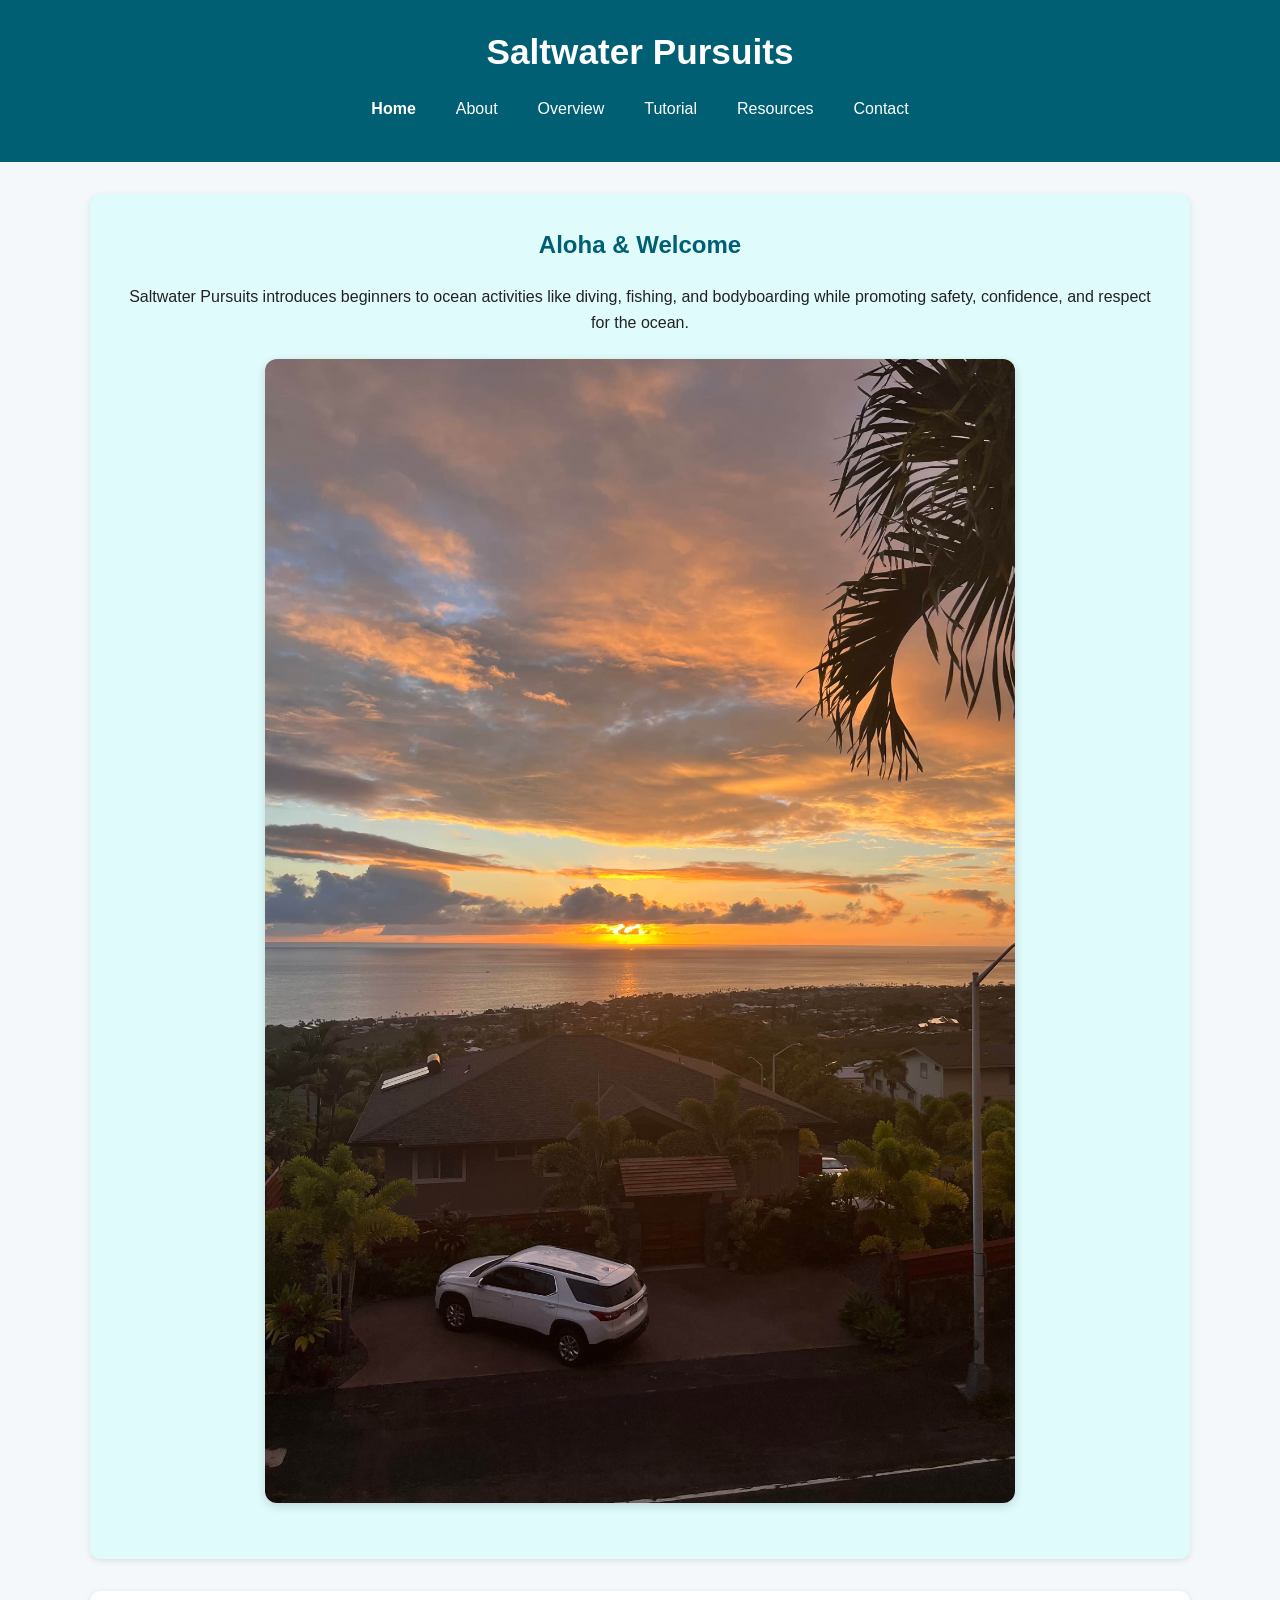
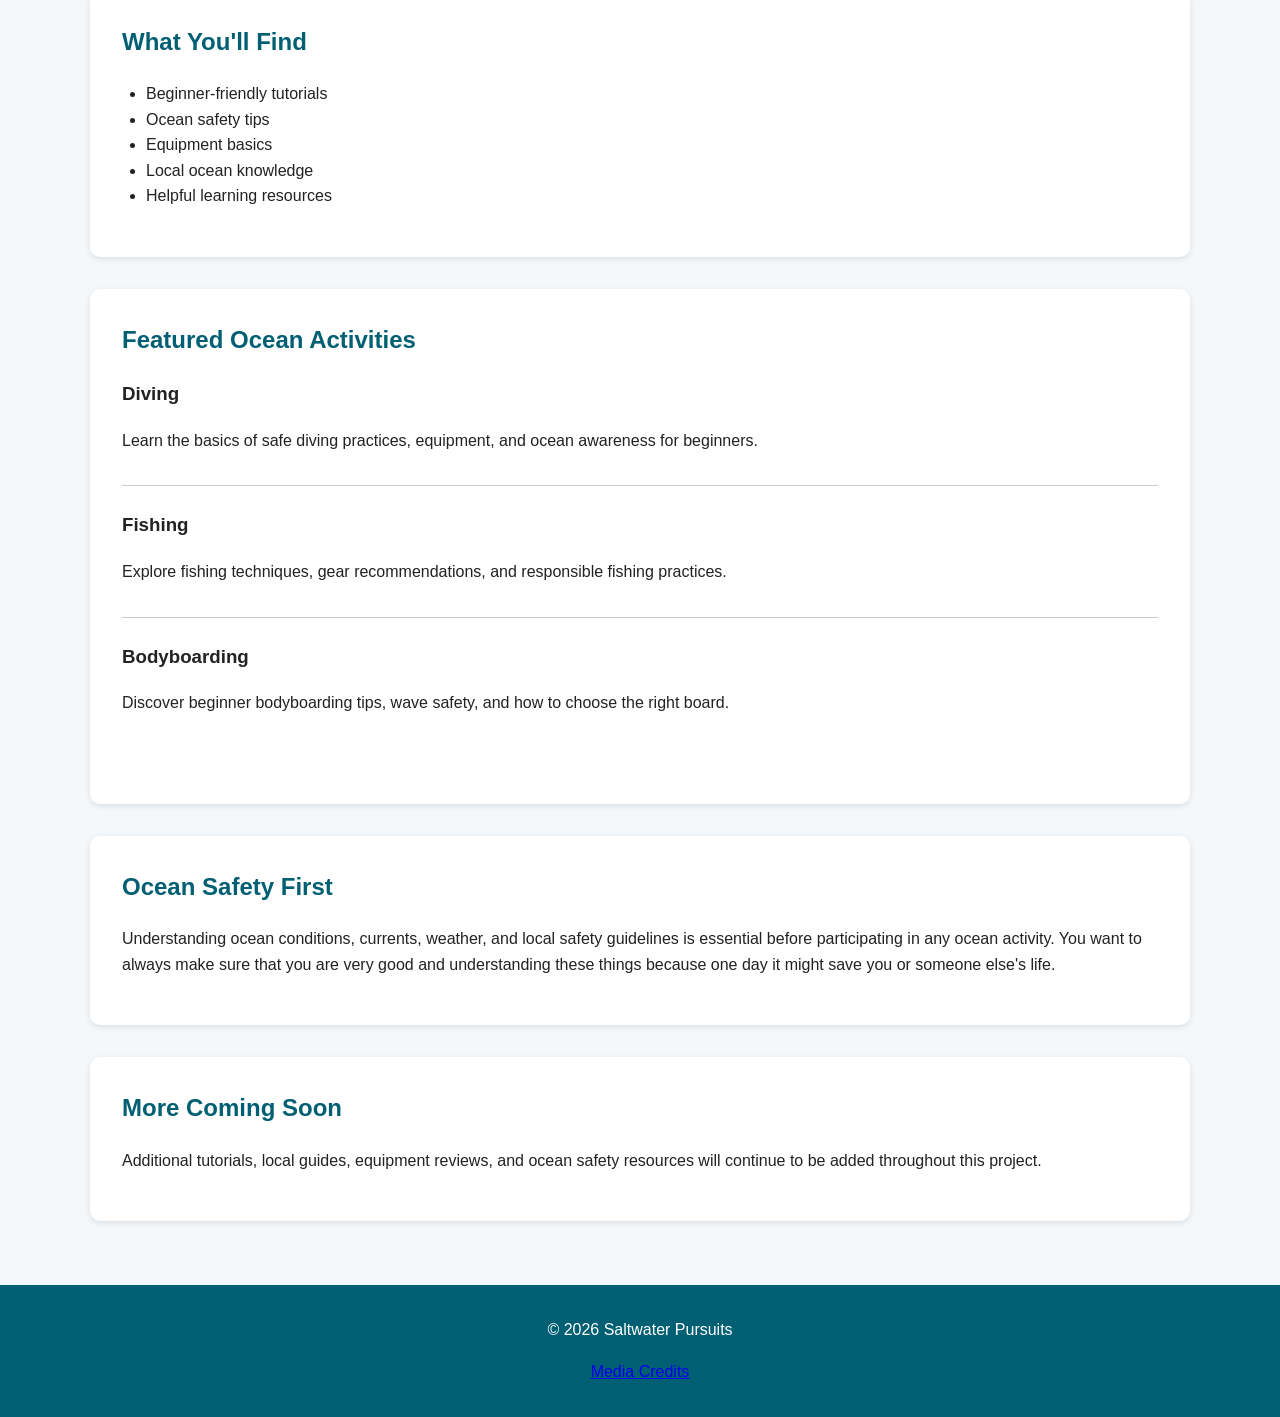
<file: index.html>
<!DOCTYPE html>
<html lang="en">
<head>
  <meta charset="UTF-8">
  <meta name="viewport" content="width=device-width, initial-scale=1.0">

  <!-- External Stylesheet -->
  <link rel="stylesheet" href="css/styles.css">

  <title>Home - Saltwater Pursuits</title>
</head>

<body>

  <!-- ================= HEADER ================= -->
  <header>

    <h1>Saltwater Pursuits</h1>

    <!-- Navigation -->
    <nav aria-label="Main Navigation">
      <ul>
        <li><a href="index.html"><strong>Home</strong></a></li>
        <li><a href="about.html">About</a></li>
        <li><a href="overview.html">Overview</a></li>
        <li><a href="tutorial.html">Tutorial</a></li>
        <li><a href="resources.html">Resources</a></li>
        <li><a href="contact.html">Contact</a></li>
      </ul>
    </nav>

  </header>

  <!-- ================= MAIN CONTENT ================= -->
  <main>

    <!-- Hero Section -->
    <section class="hero">

      <h2>Aloha & Welcome</h2>

      <p>
        Saltwater Pursuits introduces beginners to ocean activities like
        diving, fishing, and bodyboarding while promoting safety,
        confidence, and respect for the ocean.
      </p>

      <!-- Optional Hero Image -->
      <!--
      <img
        src="images/ocean.jpg"
        alt="Ocean waves along the Hawaiian coastline"
      >
      --><img src="sunset4.jpg" alt="Ocean waves crashing on a Hawaiian beach">

    </section>

    <!-- About the Site -->
    <section class="intro">

      <h2>What You'll Find</h2>

      <ul>
        <li>Beginner-friendly tutorials</li>
        <li>Ocean safety tips</li>
        <li>Equipment basics</li>
        <li>Local ocean knowledge</li>
        <li>Helpful learning resources</li>
      </ul>

    </section>

    <!-- Featured Activities -->
    <section class="activities">

      <h2>Featured Ocean Activities</h2>

      <article>
        <h3>Diving</h3>
        <p>
          Learn the basics of safe diving practices, equipment,
          and ocean awareness for beginners.
        </p>
      </article>

      <article>
        <h3>Fishing</h3>
        <p>
          Explore fishing techniques, gear recommendations,
          and responsible fishing practices.
        </p>
      </article>

      <article>
        <h3>Bodyboarding</h3>
        <p>
          Discover beginner bodyboarding tips, wave safety,
          and how to choose the right board.
        </p>
      </article>

    </section>

    <!-- Safety Section -->
    <section class="safety">

      <h2>Ocean Safety First</h2>

      <p>
        Understanding ocean conditions, currents, weather,
        and local safety guidelines is essential before
        participating in any ocean activity. You want to always make sure that you are very good and understanding these things because one day it might save you or someone else's life.
      </p>

    </section>

    <!-- Future Content Section -->
    <section class="future-content">

      <h2>More Coming Soon</h2>

      <p>
        Additional tutorials, local guides, equipment reviews,
        and ocean safety resources will continue to be added
        throughout this project.
      </p>

    </section>

  </main>

  <!-- ================= FOOTER ================= -->
   <footer>
        <p>&copy; 2026 Saltwater Pursuits</p>

  <p>
    <a href="credits.html">Media Credits</a>
  </p>
    </footer>

</body>
</html>
</file>
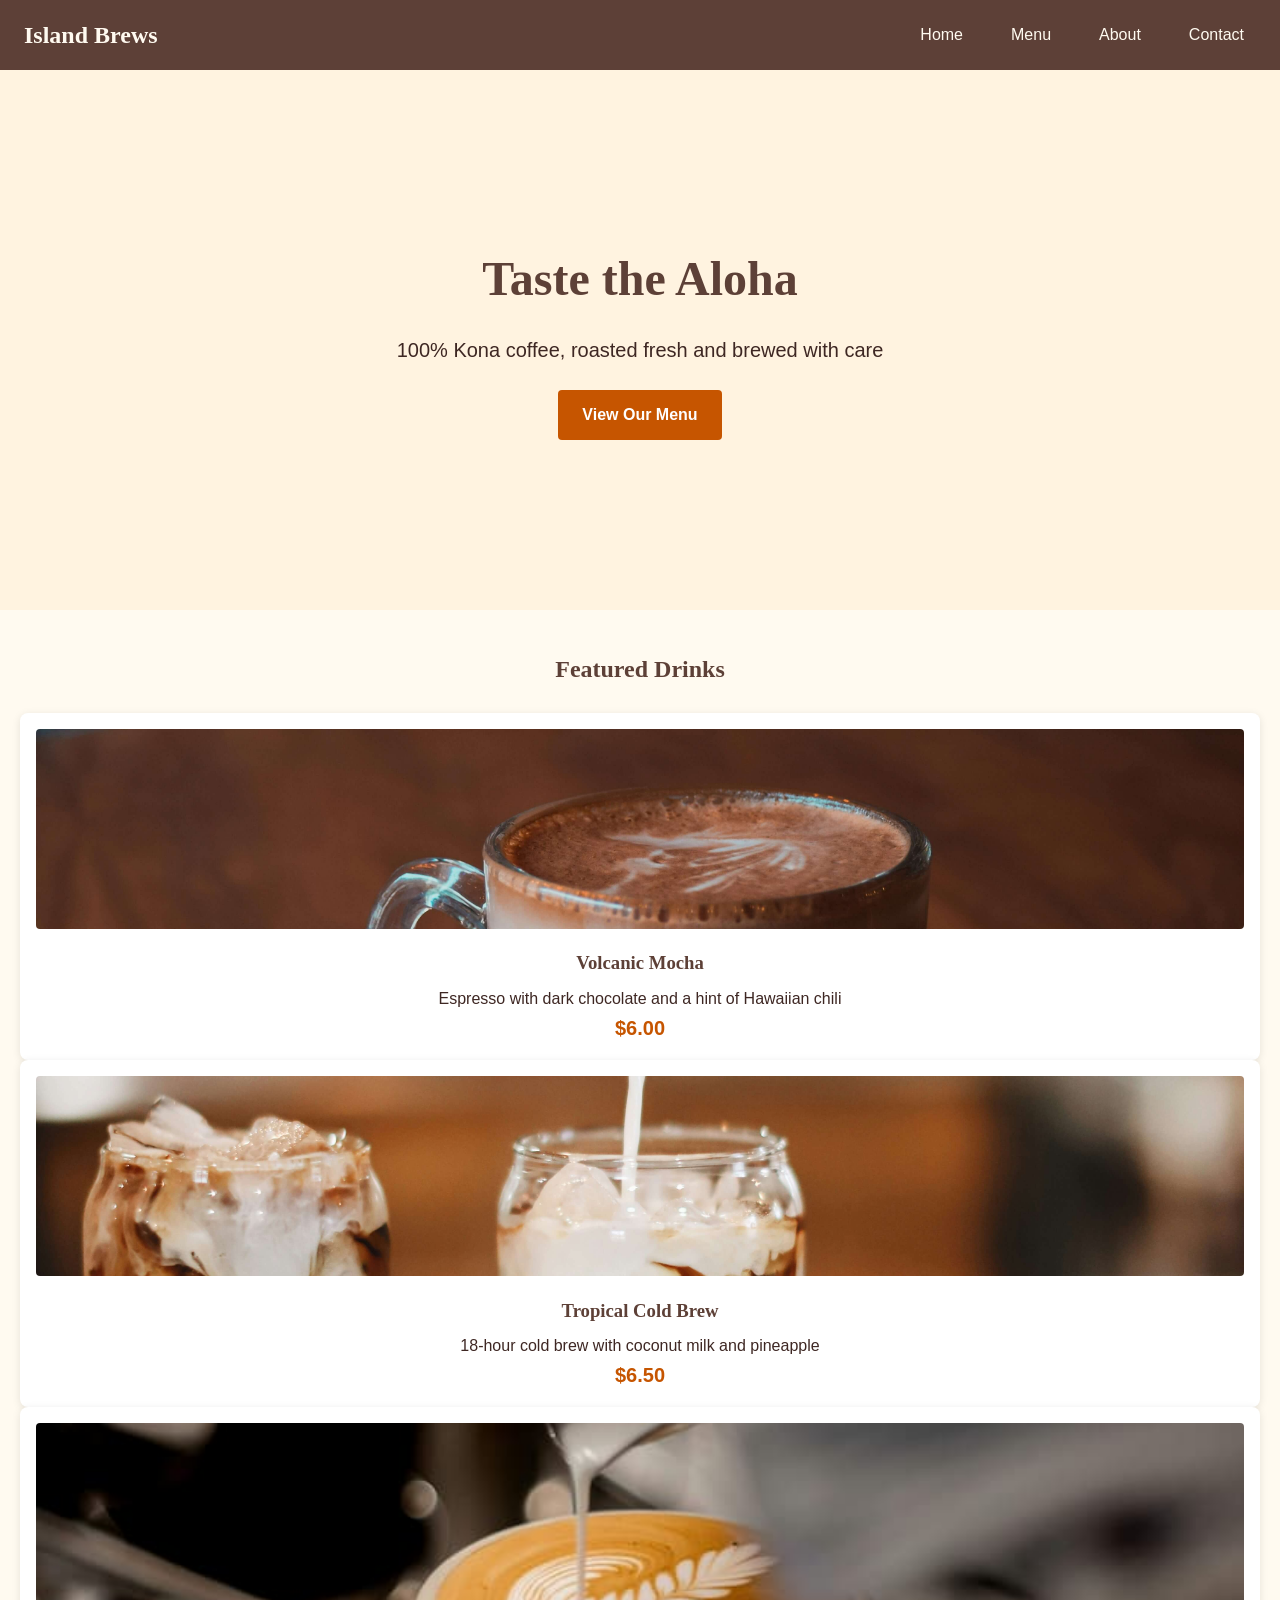
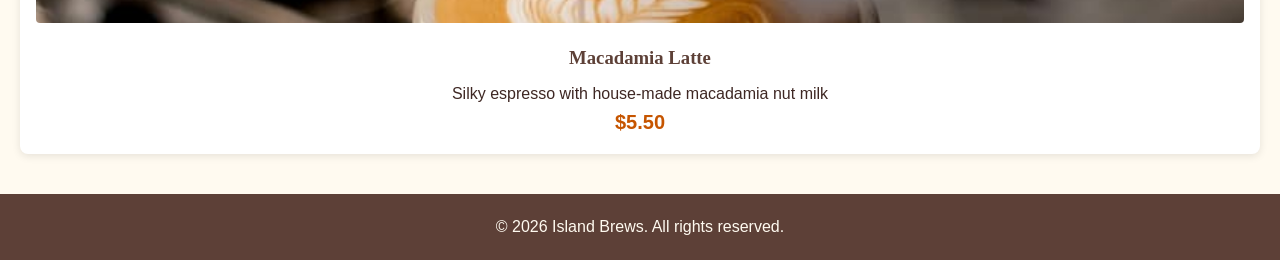
<file: island-brews/index.html>
<!DOCTYPE html>
<html lang="en">
  <head>
    <meta charset="UTF-8">
    <meta name="viewport" content="width=device-width, initial-scale=1.0">
    <title>Island Brews - Hawaiian Coffee</title>
    <link rel="stylesheet" href="homepage-backup.css">
  </head>
  <body>
    <header>
      <div class="logo">Island Brews</div>
      <nav>
        <ul>
            <li><a href="index.html">Home</a></li>
            <li><a href="menu.html">Menu</a></li>
            <li><a href="about.html">About</a></li>
            <li><a href="contact.html">Contact</a></li>
        </ul>
      </nav>
    </header>

    <section class="hero">
      <h1>Taste the Aloha</h1>
      <p>100% Kona coffee, roasted fresh and brewed with care</p>
      <a href="menu.html" class="button">View Our Menu</a>
    </section>

    <main>
      <section class="featured">
        <h2>Featured Drinks</h2>
        <div class="card-container">
          <article class="card">
            <img src="images/mocha4.jpg" alt="Nice dark brown refreshing mocha">
            <h3>Volcanic Mocha</h3>
            <p>Espresso with dark chocolate and a hint of Hawaiian chili</p>
            <p class="price">$6.00</p>
          </article>
          <article class="card">
            <img src="images/cold-brew4.jpg" alt="Pouring creamer in deliscious cold brew">
            <h3>Tropical Cold Brew</h3>
            <p>18-hour cold brew with coconut milk and pineapple</p>
            <p class="price">$6.50</p>
          </article>
          <article class="card">
            <img src="images/latte4.jpg" alt="Person holding Latte with nice foam design">
            <h3>Macadamia Latte</h3>
            <p>Silky espresso with house-made macadamia nut milk</p>
            <p class="price">$5.50</p>
          </article>
        </div>
      </section>
    </main>

    <footer>
      <p>&copy; 2026 Island Brews. All rights reserved.</p>
    </footer>
  </body>
</html>
</file>
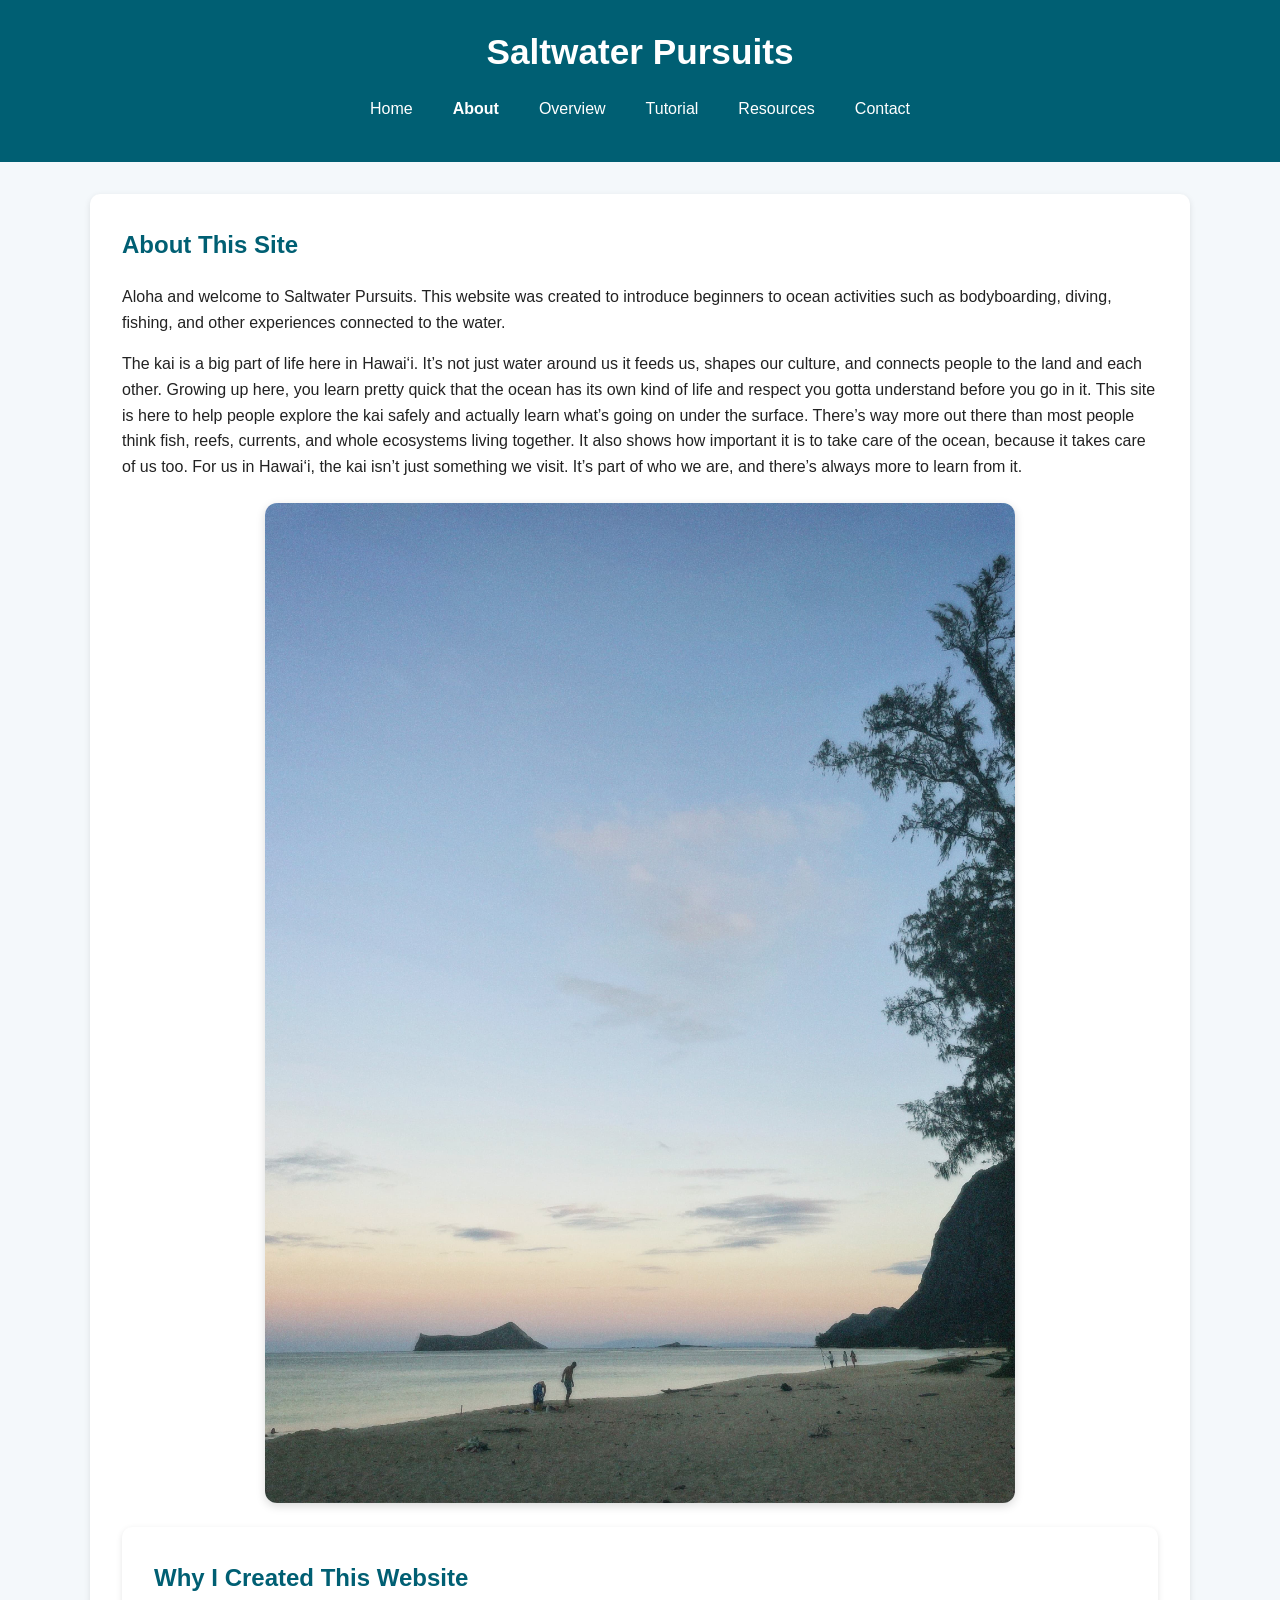
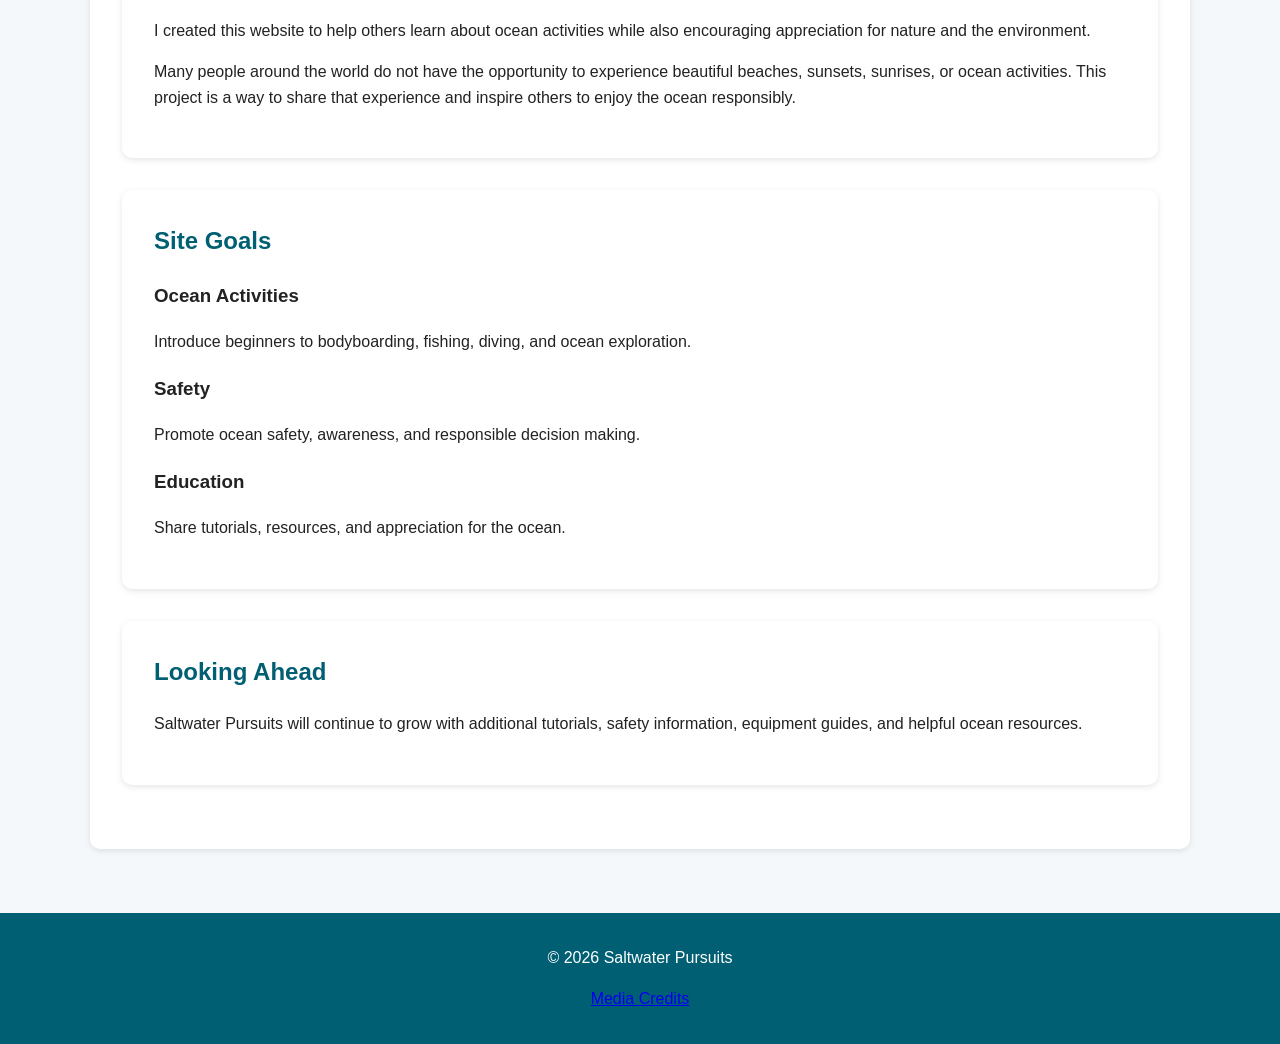
<file: about.html>
<!DOCTYPE html>
<html lang="en">

<head>
  <meta charset="UTF-8">
  <meta name="viewport" content="width=device-width, initial-scale=1.0">

  <!-- External CSS -->
  <link rel="stylesheet" href="css/styles.css">

  <title>About - Saltwater Pursuits</title>
</head>

<body>

  <!-- ================= HEADER ================= -->
  <header>

    <h1>Saltwater Pursuits</h1>

    <!-- Navigation -->
    <nav aria-label="Main Navigation">
      <ul>
        <li><a href="index.html">Home</a></li>
        <li><a href="about.html"><strong>About</strong></a></li>
        <li><a href="overview.html">Overview</a></li>
        <li><a href="tutorial.html">Tutorial</a></li>
        <li><a href="resources.html">Resources</a></li>
        <li><a href="contact.html">Contact</a></li>
      </ul>
    </nav>

  </header>

  <!-- ================= MAIN CONTENT ================= -->
  <main>

    <!-- About the Site -->
    <section>

      <h2>About This Site</h2>

      <p>
        Aloha and welcome to Saltwater Pursuits.
        This website was created to introduce beginners
        to ocean activities such as bodyboarding, diving,
        fishing, and other experiences connected to the water.
      </p>

      <p>
       The kai is a big part of life here in Hawai‘i. It’s not just water around us it feeds us, shapes our culture, and connects people to the land and each other. Growing up here, you learn pretty quick that the ocean has its own kind of life and respect you gotta understand before you go in it. This site is here to help people explore the kai safely and actually learn what’s going on under the surface. There’s way more out there than most people think fish, reefs, currents, and whole ecosystems living together. It also shows how important it is to take care of the ocean, because it takes care of us too. For us in Hawai‘i, the kai isn’t just something we visit. It’s part of who we are, and there’s always more to learn from it.
      </p>
<img
  src="sunset3.jpg"
  alt=" A nice sunset on the Kona side of Big island"
  class="hero-image"
img>
    <!-- Personal Inspiration -->
    <section>

      <h2>Why I Created This Website</h2>

      <p>
        I created this website to help others learn about
        ocean activities while also encouraging appreciation
        for nature and the environment.
      </p>

      <p>
        Many people around the world do not have the
        opportunity to experience beautiful beaches,
        sunsets, sunrises, or ocean activities.
        This project is a way to share that experience
        and inspire others to enjoy the ocean responsibly.
      </p>

    </section>

    <!-- Goals Section -->
    <section>

  <h2>Site Goals</h2>

  <div class="card-container">

    <article class="card">
      <h3>Ocean Activities</h3>
      <p>
        Introduce beginners to bodyboarding, fishing,
        diving, and ocean exploration.
      </p>
    </article>

    <article class="card">
      <h3>Safety</h3>
      <p>
        Promote ocean safety, awareness,
        and responsible decision making.
      </p>
    </article>

    <article class="card">
      <h3>Education</h3>
      <p>
        Share tutorials, resources,
        and appreciation for the ocean.
      </p>
    </article>

  </div>

</section>
    <!-- Future Content -->
    <section>

      <h2>Looking Ahead</h2>

      <p>
        Saltwater Pursuits will continue to grow with
        additional tutorials, safety information,
        equipment guides, and helpful ocean resources.
      </p>

    </section>

  </main>

  <!-- ================= FOOTER ================= -->
  <footer>
        <p>&copy; 2026 Saltwater Pursuits</p>

  <p>
    <a href="credits.html">Media Credits</a>
  </p>
    </footer>

</body>

</html>
</file>
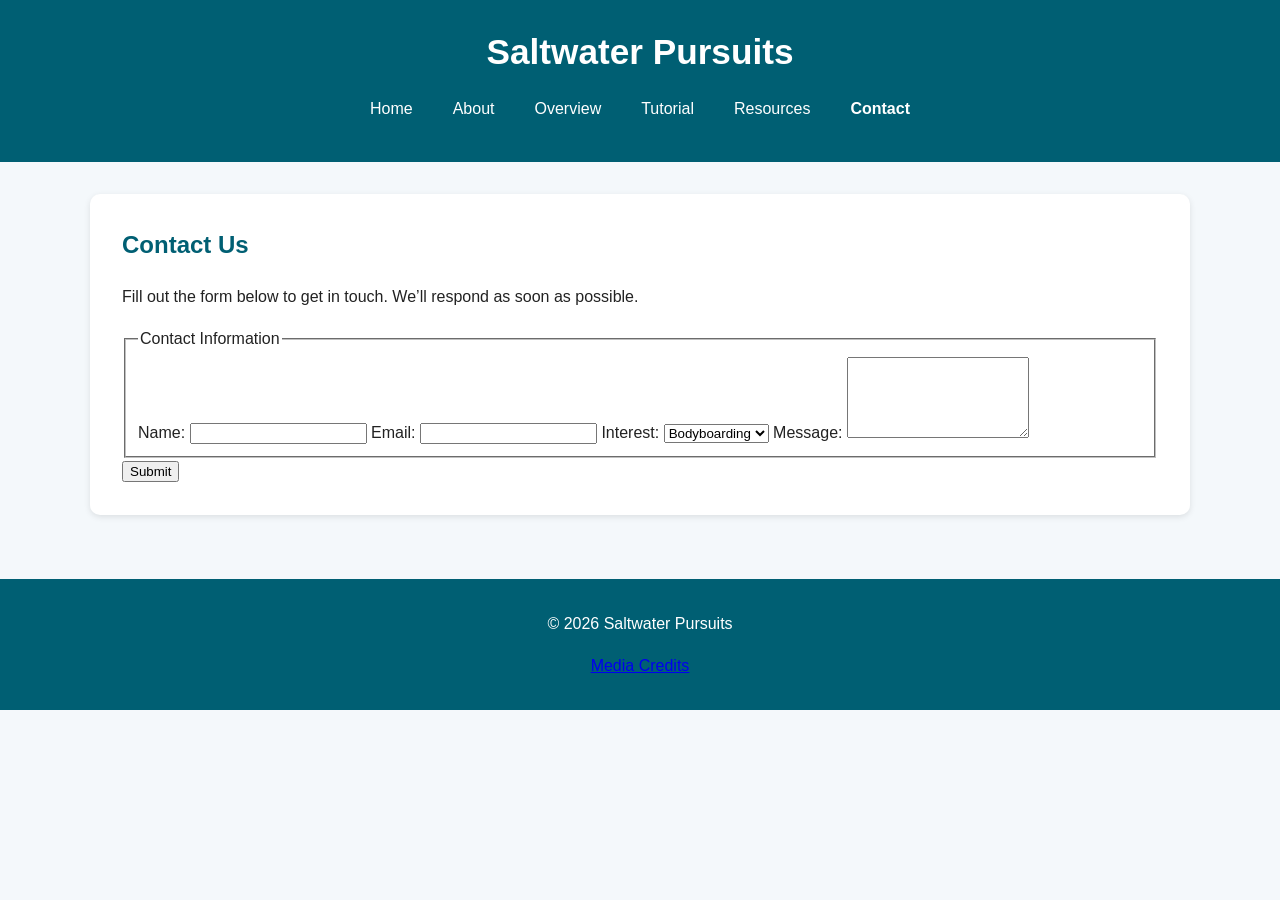
<file: contact.html>
<!DOCTYPE html>
<html lang="en">

<head>
  <meta charset="UTF-8">
  <meta name="viewport" content="width=device-width, initial-scale=1.0">

  <link rel="stylesheet" href="css/styles.css">

  <title>Contact - Saltwater Pursuits</title>
</head>

<body>

<header>

  <h1>Saltwater Pursuits</h1>

  <nav aria-label="Main Navigation">
    <ul>
      <li><a href="index.html">Home</a></li>
      <li><a href="about.html">About</a></li>
      <li><a href="overview.html">Overview</a></li>
      <li><a href="tutorial.html">Tutorial</a></li>
      <li><a href="resources.html">Resources</a></li>
      <li><a href="contact.html"><strong>Contact</strong></a></li>
    </ul>
  </nav>

</header>

<main>

  <section>

    <h2>Contact Us</h2>

    <p>
      Fill out the form below to get in touch. We’ll respond as soon as possible.
    </p>

    <form class="contact-form">

      <fieldset>

        <legend>Contact Information</legend>

        <label for="name">Name:</label>
        <input type="text" id="name" name="name" required>

        <label for="email">Email:</label>
        <input type="email" id="email" name="email" required>

        <label for="interest">Interest:</label>
        <select id="interest" name="interest">
          <option>Bodyboarding</option>
          <option>Fishing</option>
          <option>Diving</option>
          <option>Other</option>
        </select>

        <label for="message">Message:</label>
        <textarea id="message" name="message" rows="5" required></textarea>

      </fieldset>

      <button type="submit">Submit</button>

    </form>

  </section>

</main>

<footer>

  <p>&copy; 2026 Saltwater Pursuits</p>

  <p>
    <a href="credits.html">Media Credits</a>
  </p>

</footer>

</body>

</html>
</file>
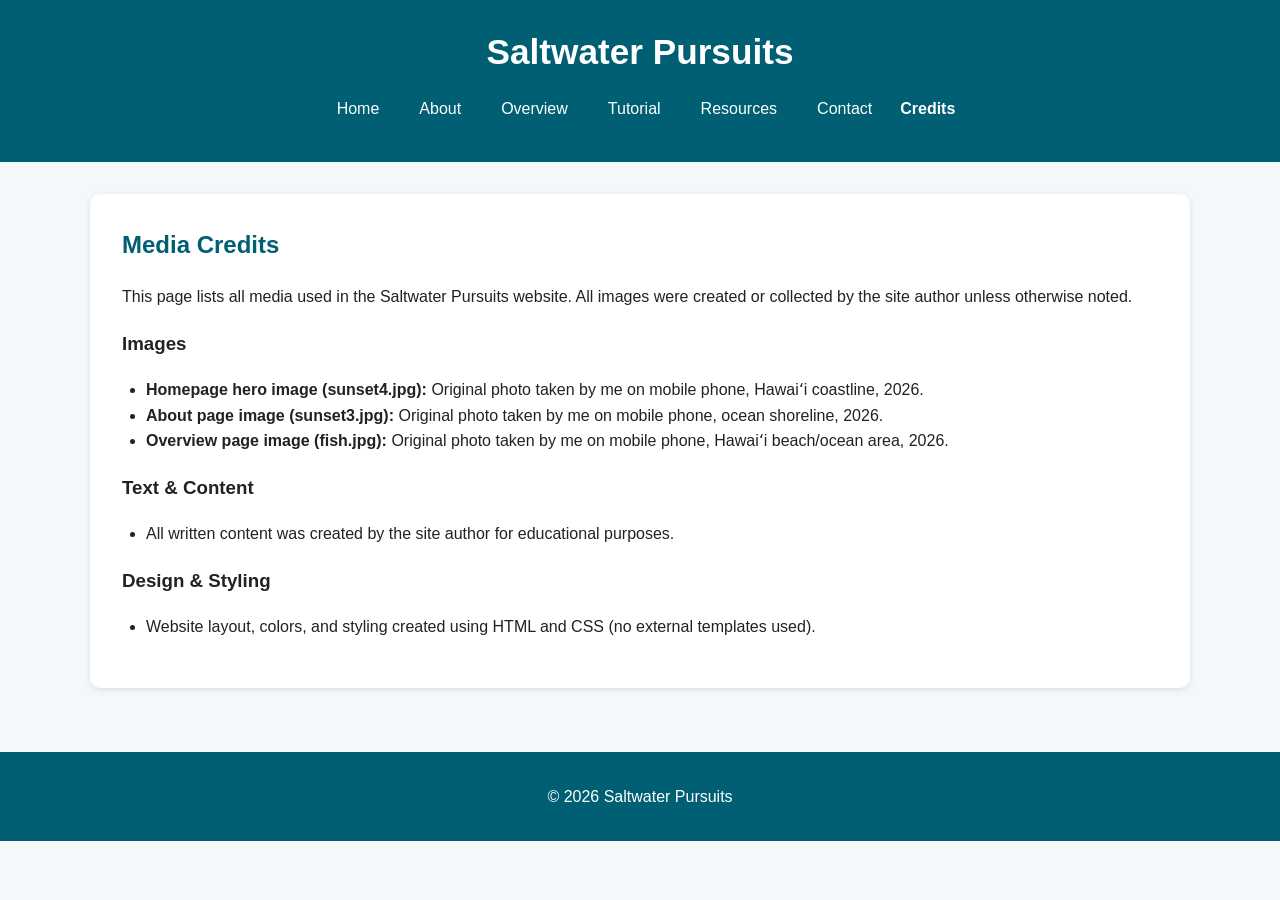
<file: credits.html>
<!DOCTYPE html>
<html lang="en">

<head>
  <meta charset="UTF-8">
  <meta name="viewport" content="width=device-width, initial-scale=1.0">

  <link rel="stylesheet" href="css/styles.css">

  <title>Media Credits - Saltwater Pursuits</title>
</head>

<body>

<header>

  <h1>Saltwater Pursuits</h1>

  <nav aria-label="Main Navigation">
    <ul>
      <li><a href="index.html">Home</a></li>
      <li><a href="about.html">About</a></li>
      <li><a href="overview.html">Overview</a></li>
      <li><a href="tutorial.html">Tutorial</a></li>
      <li><a href="resources.html">Resources</a></li>
      <li><a href="contact.html">Contact</a></li>
      <li><strong>Credits</strong></li>
    </ul>
  </nav>

</header>

<main>

  <section>

    <h2>Media Credits</h2>

    <p>
      This page lists all media used in the Saltwater Pursuits website.
      All images were created or collected by the site author unless otherwise noted.
    </p>

    <h3>Images</h3>

    <ul>

      <li>
        <strong>Homepage hero image (sunset4.jpg):</strong>
        Original photo taken by me on mobile phone, Hawaiʻi coastline, 2026.
      </li>

      <li>
        <strong>About page image (sunset3.jpg):</strong>
        Original photo taken by me on mobile phone, ocean shoreline, 2026.
      </li>

      <li>
        <strong>Overview page image (fish.jpg):</strong>
        Original photo taken by me on mobile phone, Hawaiʻi beach/ocean area, 2026.
      </li>

    </ul>

    <h3>Text & Content</h3>

    <ul>
      <li>
        All written content was created by the site author for educational purposes.
      </li>
    </ul>

    <h3>Design & Styling</h3>

    <ul>
      <li>
        Website layout, colors, and styling created using HTML and CSS (no external templates used).
      </li>
    </ul>

  </section>

</main>

<footer>

  <p>&copy; 2026 Saltwater Pursuits</p>

</footer>

</body>

</html>
</file>
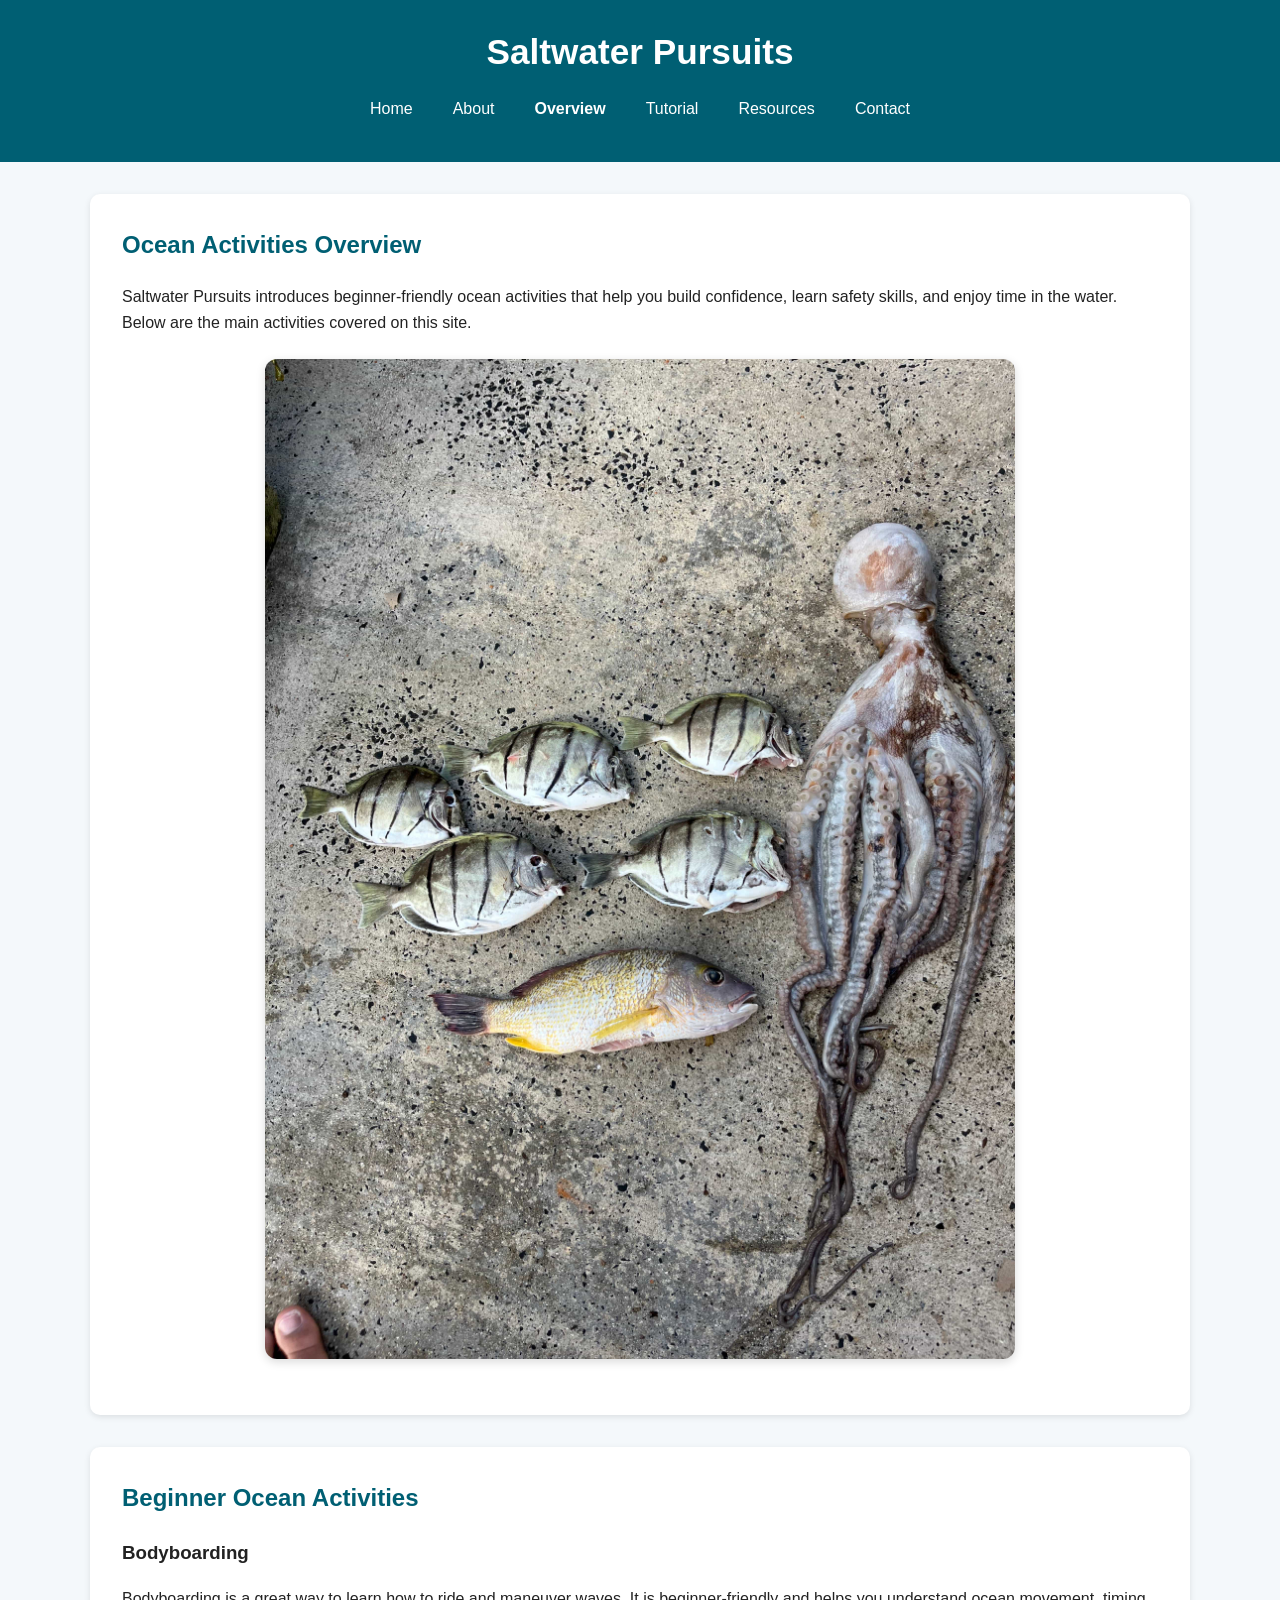
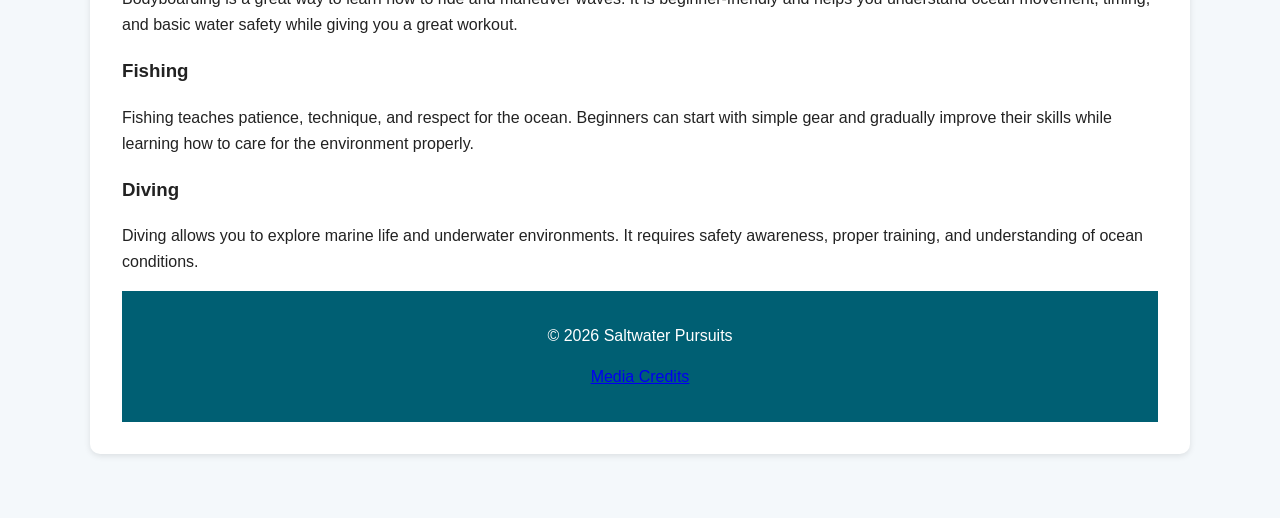
<file: overview.html>
<!DOCTYPE html>
<html lang="en">

<head>
  <meta charset="UTF-8">
  <meta name="viewport" content="width=device-width, initial-scale=1.0">

  <!-- External CSS -->
  <link rel="stylesheet" href="css/styles.css">

  <title>Overview - Saltwater Pursuits</title>
</head>

<body>

  <!-- ================= HEADER ================= -->
  <header>

    <h1>Saltwater Pursuits</h1>

    <!-- Navigation -->
    <nav aria-label="Main Navigation">
      <ul>
        <li><a href="index.html">Home</a></li>
        <li><a href="about.html">About</a></li>
        <li><a href="overview.html"><strong>Overview</strong></a></li>
        <li><a href="tutorial.html">Tutorial</a></li>
        <li><a href="resources.html">Resources</a></li>
        <li><a href="contact.html">Contact</a></li>
      </ul>
    </nav>

  </header>

  <!-- ================= MAIN CONTENT ================= -->
  <main>

    <!-- Intro Section -->
    <section>

      <h2>Ocean Activities Overview</h2>

      <p>
        Saltwater Pursuits introduces beginner-friendly ocean activities
        that help you build confidence, learn safety skills, and enjoy
        time in the water. Below are the main activities covered on this site.
      </p>
<img src="fish.jpg" alt="Ocean waves crashing on a Hawaiian beach">
    </section>

   <!-- Activities Section -->
<section>

  <h2>Beginner Ocean Activities</h2>

  <div class="card-container">

    <!-- Bodyboarding -->
    <article class="card">

      <h3>Bodyboarding</h3>

      <p>
        Bodyboarding is a great way to learn how to ride and maneuver waves.
        It is beginner-friendly and helps you understand ocean movement,
        timing, and basic water safety while giving you a great workout.
      </p>

    </article>

    <!-- Fishing -->
    <article class="card">

      <h3>Fishing</h3>

      <p>
        Fishing teaches patience, technique, and respect for the ocean.
        Beginners can start with simple gear and gradually improve their
        skills while learning how to care for the environment properly.
      </p>

    </article>

    <!-- Diving -->
    <article class="card">

      <h3>Diving</h3>

      <p>
        Diving allows you to explore marine life and underwater environments.
        It requires safety awareness, proper training, and understanding
        of ocean conditions.
      </p>

    </article>

  </div>
    <footer>
        <p>&copy; 2026 Saltwater Pursuits</p>

  <p>
    <a href="credits.html">Media Credits</a>
  </p>
    </footer>

</section>
</file>
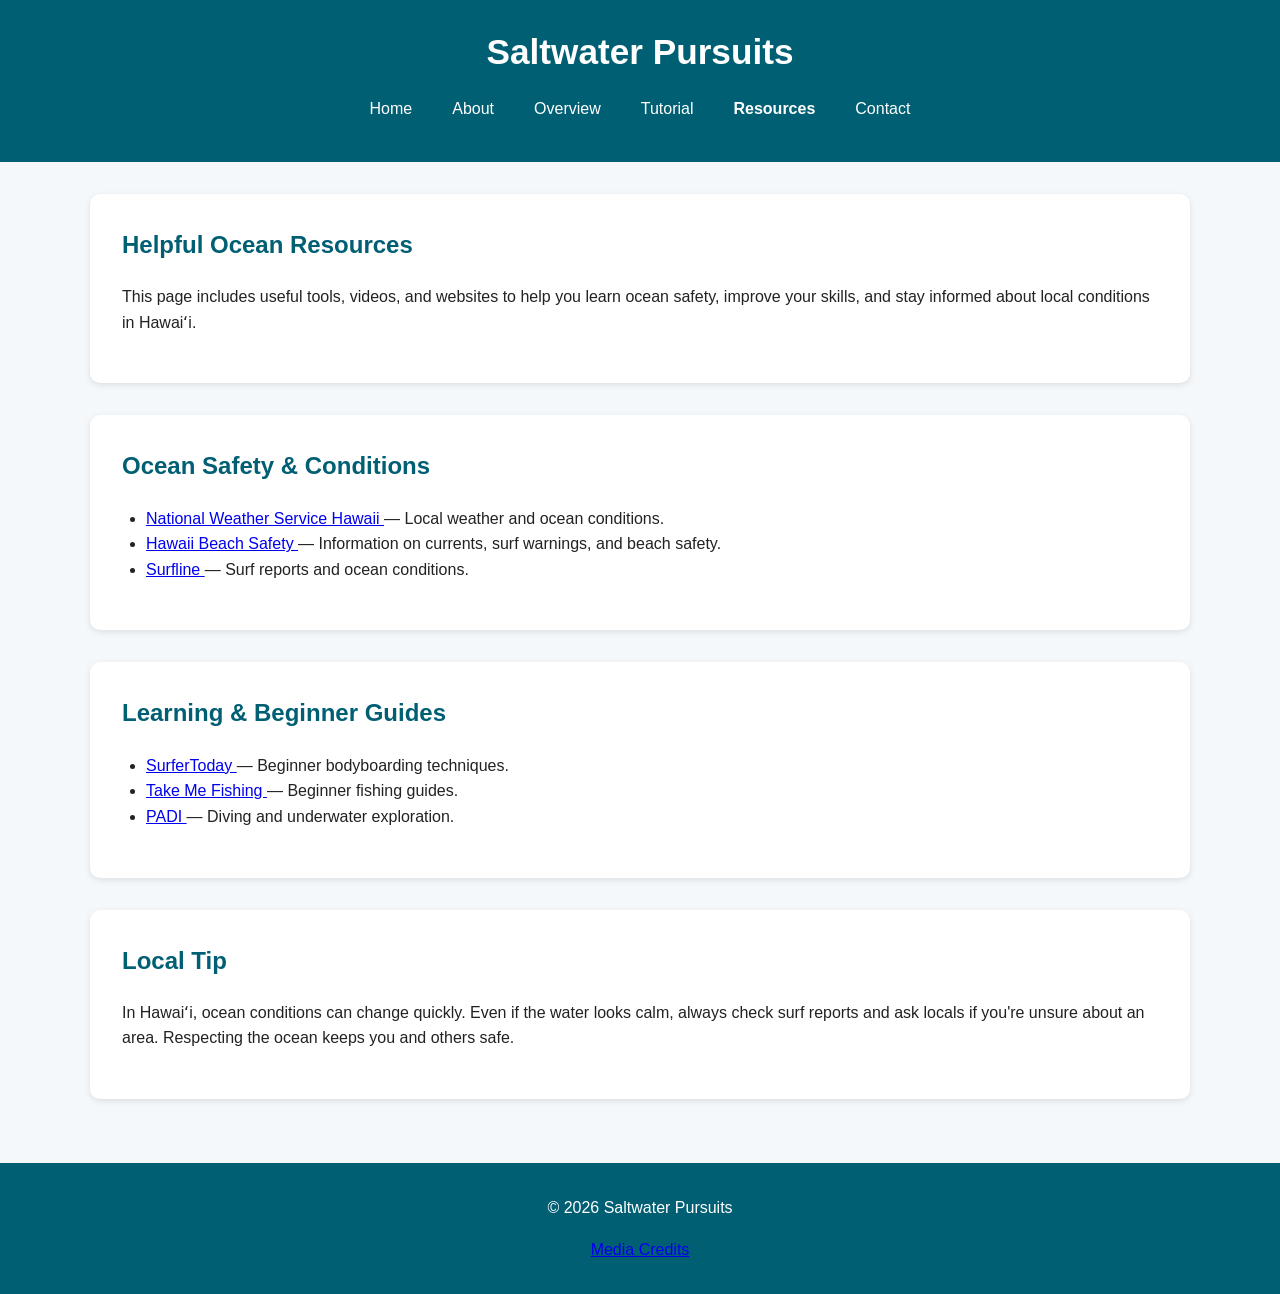
<file: resources.html>
<!DOCTYPE html>
<html lang="en">

<head>
  <meta charset="UTF-8">
  <meta name="viewport" content="width=device-width, initial-scale=1.0">

  <link rel="stylesheet" href="css/styles.css">

  <title>Resources - Saltwater Pursuits</title>
</head>

<body>

<header>

  <h1>Saltwater Pursuits</h1>

  <nav aria-label="Main Navigation">
    <ul>
      <li><a href="index.html">Home</a></li>
      <li><a href="about.html">About</a></li>
      <li><a href="overview.html">Overview</a></li>
      <li><a href="tutorial.html">Tutorial</a></li>
      <li><a href="resources.html"><strong>Resources</strong></a></li>
      <li><a href="contact.html">Contact</a></li>
    </ul>
  </nav>

</header>

<main>

  <section>

    <h2>Helpful Ocean Resources</h2>

    <p>
      This page includes useful tools, videos, and websites to help you
      learn ocean safety, improve your skills, and stay informed about
      local conditions in Hawaiʻi.
    </p>

  </section>

  <section>

    <h2>Ocean Safety & Conditions</h2>

    <ul>
      <li>
        <a href="https://www.weather.gov/hfo" target="_blank">
          National Weather Service Hawaii
        </a>
        — Local weather and ocean conditions.
      </li>

      <li>
        <a href="https://hawaiibeachsafety.com" target="_blank">
          Hawaii Beach Safety
        </a>
        — Information on currents, surf warnings, and beach safety.
      </li>

      <li>
        <a href="https://www.surfline.com/" target="_blank">
          Surfline
        </a>
        — Surf reports and ocean conditions.
      </li>
    </ul>

  </section>

  <section>

    <h2>Learning & Beginner Guides</h2>

    <ul>
      <li>
        <a href="https://www.surfertoday.com" target="_blank">
          SurferToday
        </a>
        — Beginner bodyboarding techniques.
      </li>

      <li>
        <a href="https://www.takemefishing.org" target="_blank">
          Take Me Fishing
        </a>
        — Beginner fishing guides.
      </li>

      <li>
        <a href="https://www.padi.com" target="_blank">
          PADI
        </a>
        — Diving and underwater exploration.
      </li>
    </ul>

  </section>

  <section>

    <h2>Local Tip</h2>

    <p>
      In Hawaiʻi, ocean conditions can change quickly. Even if the water looks calm,
      always check surf reports and ask locals if you're unsure about an area.
      Respecting the ocean keeps you and others safe.
    </p>

  </section>

</main>

<footer>

  <p>&copy; 2026 Saltwater Pursuits</p>

  <p>
    <a href="credits.html">Media Credits</a>
  </p>

</footer>

</body>

</html>
</file>
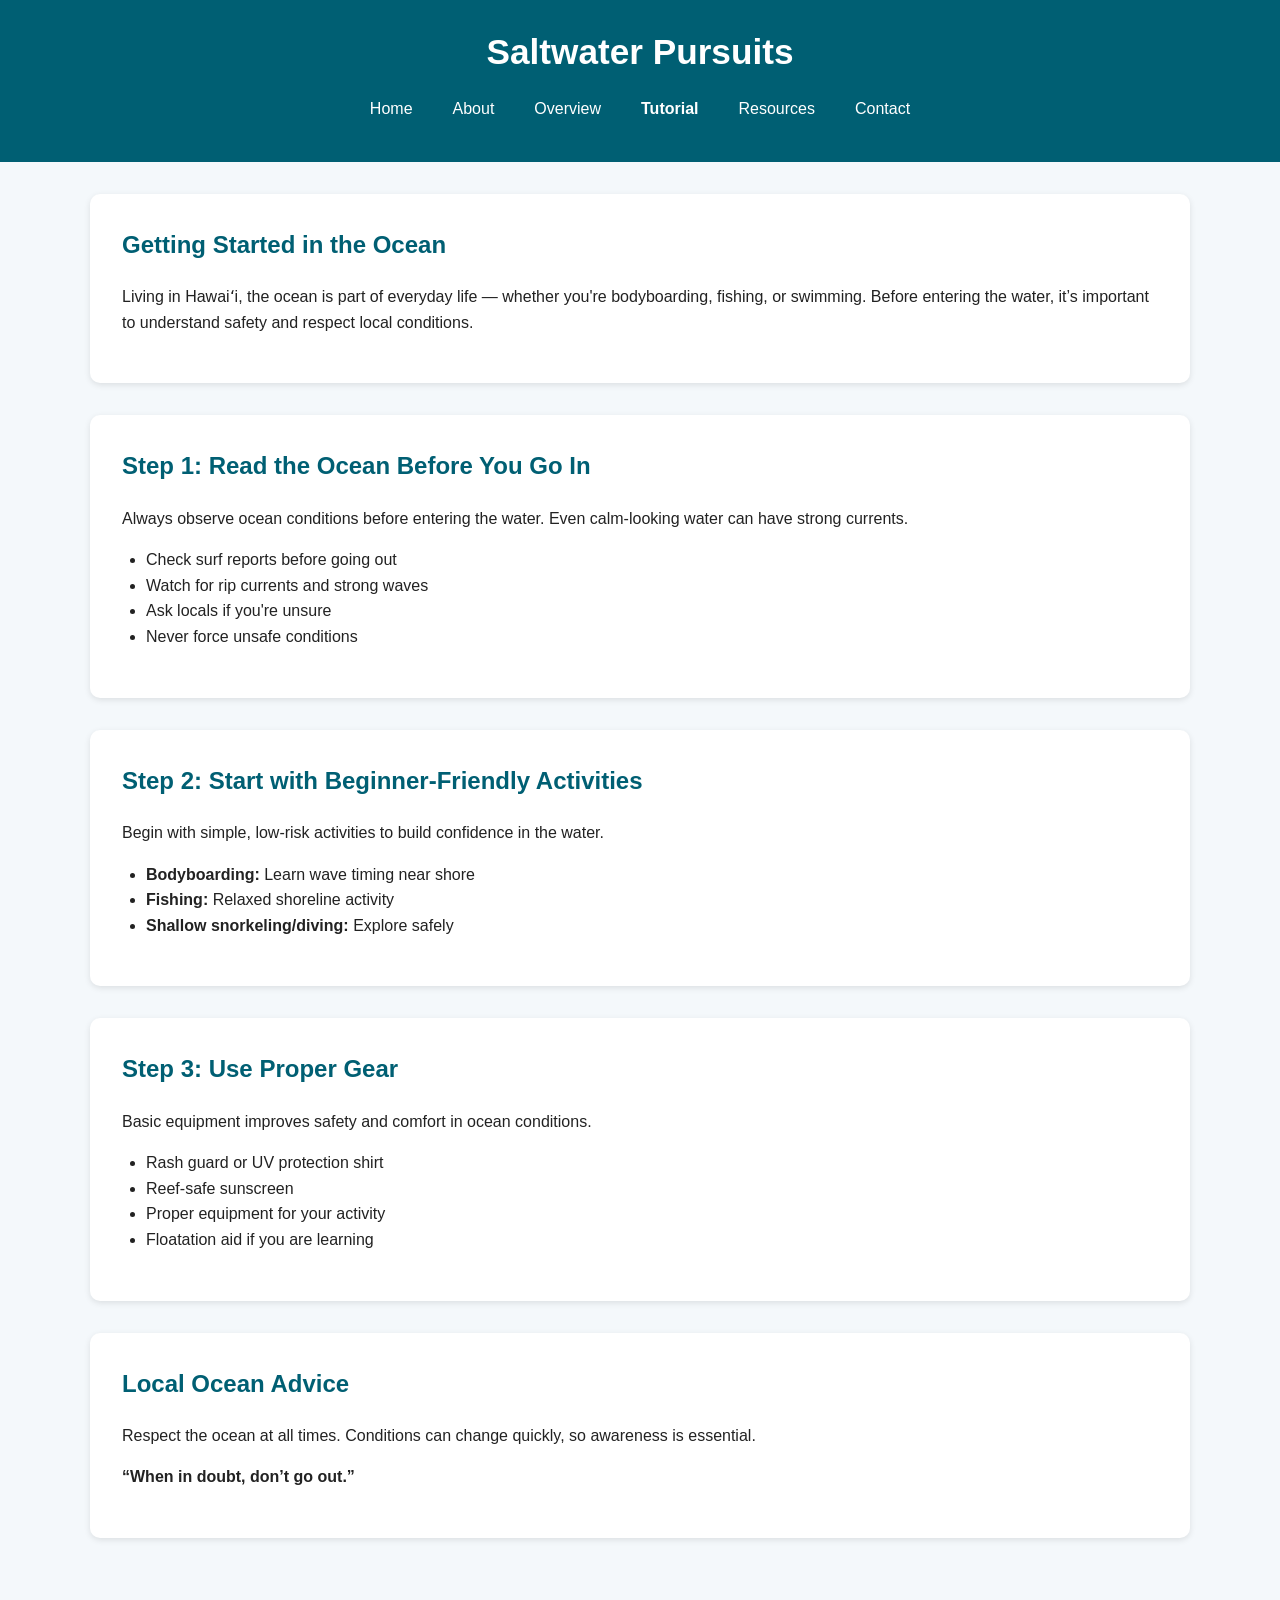
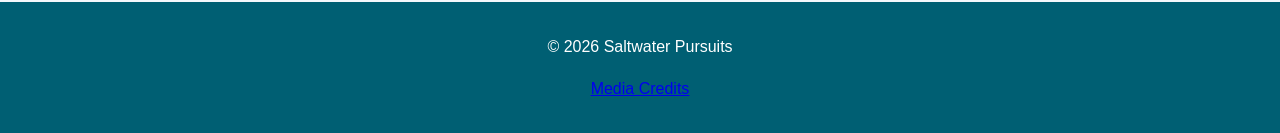
<file: tutorial.html>
<!DOCTYPE html>
<html lang="en">

<head>
  <meta charset="UTF-8">
  <meta name="viewport" content="width=device-width, initial-scale=1.0">

  <link rel="stylesheet" href="css/styles.css">

  <title>Tutorial - Saltwater Pursuits</title>
</head>

<body>

<header>

  <h1>Saltwater Pursuits</h1>

  <nav aria-label="Main Navigation">
    <ul>
      <li><a href="index.html">Home</a></li>
      <li><a href="about.html">About</a></li>
      <li><a href="overview.html">Overview</a></li>
      <li><a href="tutorial.html"><strong>Tutorial</strong></a></li>
      <li><a href="resources.html">Resources</a></li>
      <li><a href="contact.html">Contact</a></li>
    </ul>
  </nav>

</header>

<main>

  <section>

    <h2>Getting Started in the Ocean</h2>

    <p>
      Living in Hawaiʻi, the ocean is part of everyday life — whether you're
      bodyboarding, fishing, or swimming. Before entering the water, it’s important
      to understand safety and respect local conditions.
    </p>

  </section>

  <section>

    <h2>Step 1: Read the Ocean Before You Go In</h2>

    <p>
      Always observe ocean conditions before entering the water.
      Even calm-looking water can have strong currents.
    </p>

    <ul>
      <li>Check surf reports before going out</li>
      <li>Watch for rip currents and strong waves</li>
      <li>Ask locals if you're unsure</li>
      <li>Never force unsafe conditions</li>
    </ul>

  </section>

  <section>

    <h2>Step 2: Start with Beginner-Friendly Activities</h2>

    <p>
      Begin with simple, low-risk activities to build confidence in the water.
    </p>

    <ul>
      <li><strong>Bodyboarding:</strong> Learn wave timing near shore</li>
      <li><strong>Fishing:</strong> Relaxed shoreline activity</li>
      <li><strong>Shallow snorkeling/diving:</strong> Explore safely</li>
    </ul>

  </section>

  <section>

    <h2>Step 3: Use Proper Gear</h2>

    <p>
      Basic equipment improves safety and comfort in ocean conditions.
    </p>

    <ul>
      <li>Rash guard or UV protection shirt</li>
      <li>Reef-safe sunscreen</li>
      <li>Proper equipment for your activity</li>
      <li>Floatation aid if you are learning</li>
    </ul>

  </section>

  <section>

    <h2>Local Ocean Advice</h2>

    <p>
      Respect the ocean at all times. Conditions can change quickly,
      so awareness is essential.
    </p>

    <p><strong>“When in doubt, don’t go out.”</strong></p>

  </section>

</main>

<footer>

  <p>&copy; 2026 Saltwater Pursuits</p>

  <p>
    <a href="credits.html">Media Credits</a>
  </p>

</footer>

</body>

</html>
</file>
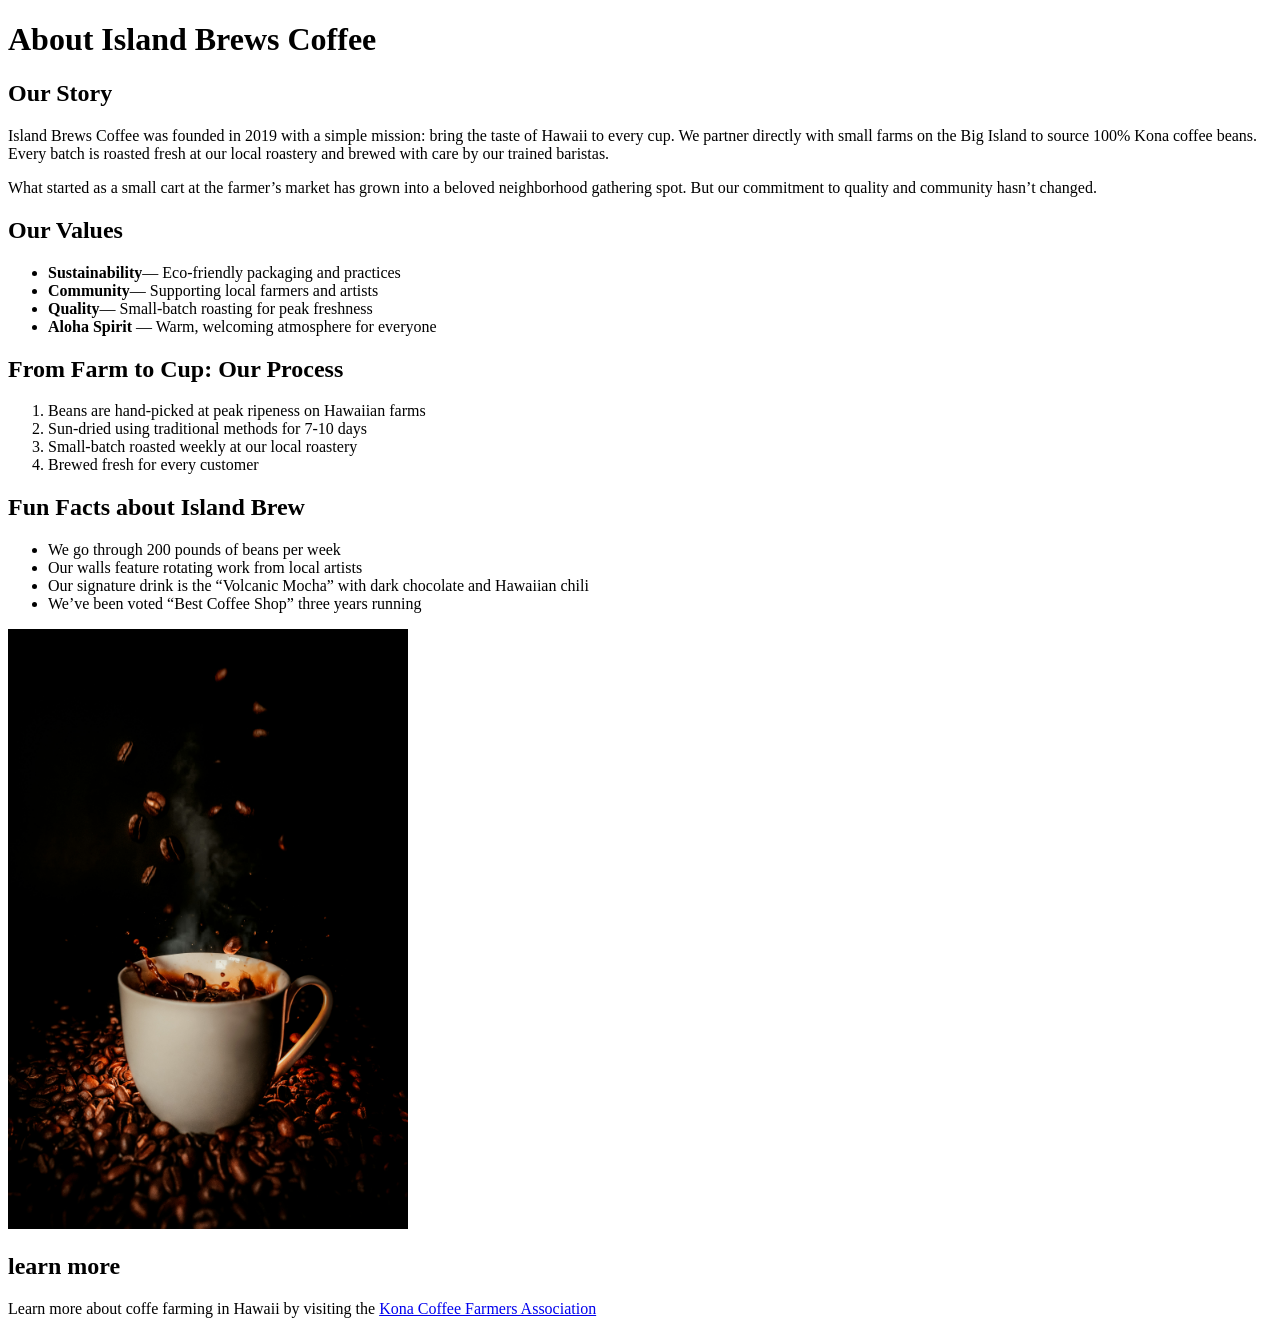
<file: island-brews/about.html>
<!DOCTYPE html>
<html lang="en">
<head>
    <meta charset="UTF-8">
    <meta name="viewport" content="width=device-width, initial-scale=1.0">
    <title>About Us | Island Brews Coffee</title>
</head>
<body>
   <h1>About Island Brews Coffee</h1>
    <h2>Our Story</h2>
    
    <p>Island Brews Coffee was founded in 2019 with a simple mission: bring the taste of Hawaii to every cup. We partner directly with small farms on the Big Island to source 100% Kona coffee beans. Every batch is roasted fresh at our local roastery and brewed with care by our trained baristas.</p>
    <p>What started as a small cart at the farmer’s market has grown into a beloved neighborhood gathering spot. But our commitment to quality and community hasn’t changed.</p>
    
    <h2>Our Values</h2>
    <ul>
    <li><strong>Sustainability</strong>— Eco-friendly packaging and practices</li>
    <Li><strong>Community</strong>— Supporting local farmers and artists</Li>
    <li><strong>Quality</strong>— Small-batch roasting for peak freshness</li>
    <li><strong>Aloha Spirit </strong>— Warm, welcoming atmosphere for everyone</li>
    </ul>
    
    <h2>From Farm to Cup: Our Process</h2>
    <ol>
    <li>Beans are hand-picked at peak ripeness on Hawaiian farms</li>
    <li>Sun-dried using traditional methods for 7-10 days</li>
    <li>Small-batch roasted weekly at our local roastery</li>
    <li>Brewed fresh for every customer</li>
    </ol>
    <h2>Fun Facts about Island Brew</h2>
    
    <ul> 
    <li>We go through 200 pounds of beans per week</li>
    <li>Our walls feature rotating work from local artists</li>
    <li>Our signature drink is the “Volcanic Mocha” with dark chocolate and Hawaiian chili</li>
    <li>We’ve been voted “Best Coffee Shop” three years running</li>
    </ul>
    
<img src="images/coffee-beans.jpg" alt="coffee beans falling into a cup of coffee beans while on top coffee beans" height="600">
    <h2> learn more</h2>
    <p> Learn more about coffe farming in Hawaii by visiting the <a href="https://konacoffeefarmers.org" target="_blank" rel="noopener noreferrer">Kona Coffee Farmers Association</a></p>
</body>
</html>
</file>
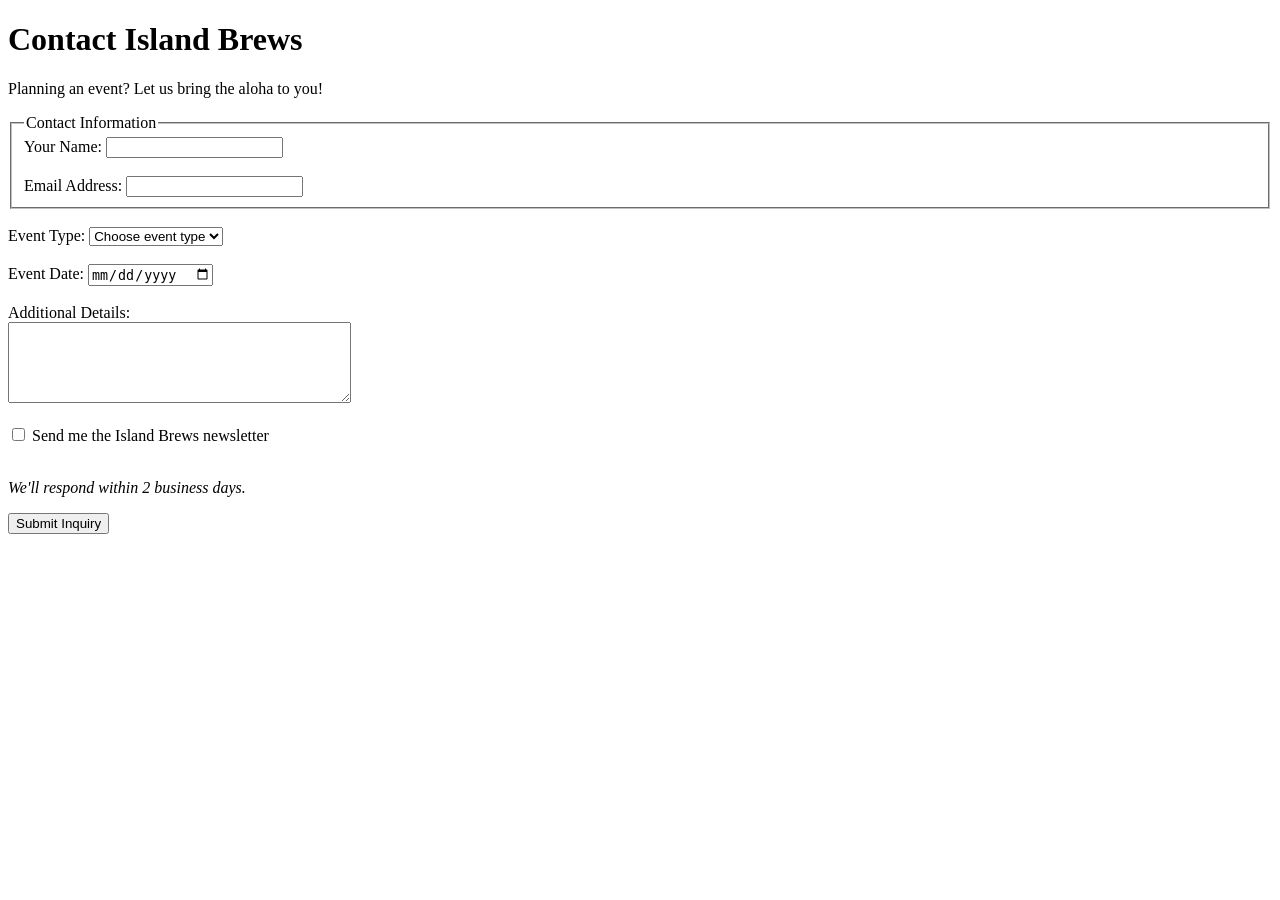
<file: island-brews/contact.html>
<!DOCTYPE html>
<html lang="en">
  <head>
    <meta charset="UTF-8">
    <meta name="viewport" content="width=device-width, initial-scale=1.0">
    <title>Contact - Island Brews</title>
  </head>
  <body>
    <h1>Contact Island Brews</h1>
    <p>Planning an event? Let us bring the aloha to you!</p>

    <form>
      <!-- PART 1: Contact Information Fieldset -->
      <fieldset>
        <legend>Contact Information</legend>

        <!-- TODO: Add Name Input (see Part 1, Step 1) -->
        <label for="name">Your Name:</label>
        <input type="text" id="name" name="name" required>

        <br><br>

        <!-- TODO: Add Email Input (see Part 1, Step 2) -->
        <label for="email">Email Address:</label>
        <input type="email" id="email" name="email" required>
      </fieldset>

      <br>

      <!-- PART 2: Event Type Dropdown (see Part 2, Step 1) -->
      <label for="event-type">Event Type:</label>
      <select id="event-type" name="event-type">
        <option value="">Choose event type</option>
        <option value="corporate">Corporate Meeting</option>
        <option value="wedding">Wedding</option>
        <option value="birthday">Birthday Party</option>
        <option value="other">Other</option>
      </select>

      <br><br>

      <!-- PART 2: Event Date (see Part 2, Step 2) -->
      <label for="event-date">Event Date:</label>
      <input type="date" id="event-date" name="event-date" required>

      <br><br>

      <!-- PART 2: Additional Details (see Part 2, Step 3) -->
      <label for="details">Additional Details:</label>
      <br>
      <textarea id="details" name="details" rows="5" cols="40"></textarea>

      <br><br>

      <!-- PART 3: Newsletter Checkbox (see Part 3, Step 1) -->
      <input type="checkbox" id="newsletter" name="newsletter">
      <label for="newsletter">Send me the Island Brews newsletter</label>

      <br><br>

      <p><em>We'll respond within 2 business days.</em></p>

      <!-- PART 3: Submit Button (see Part 3, Step 2) -->
      <button type="submit">Submit Inquiry</button>
    </form>
  </body>
</html>
</file>
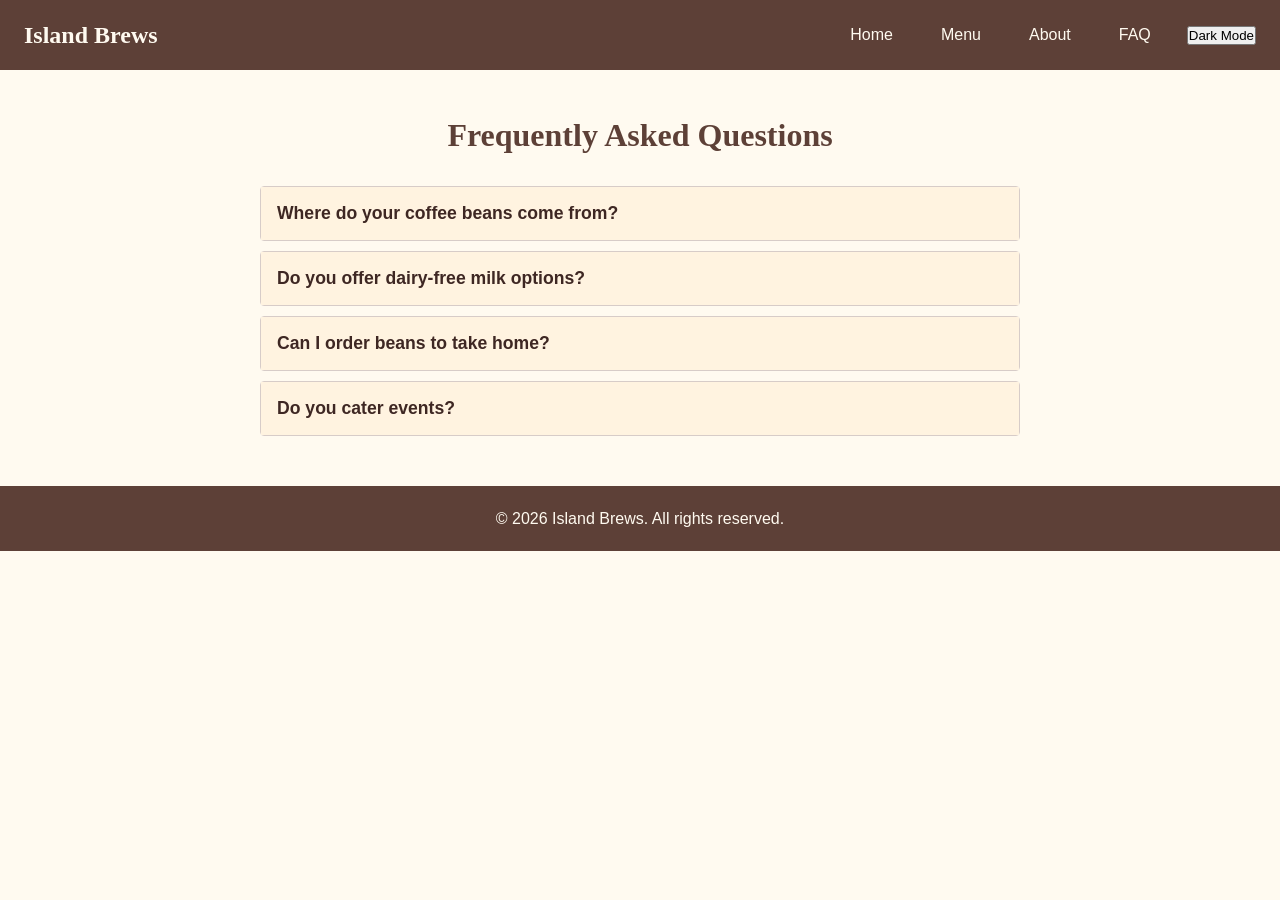
<file: island-brews/faq.html>
<!DOCTYPE html>
<html lang="en">
  <head>
    <meta charset="UTF-8">
    <meta name="viewport" content="width=device-width, initial-scale=1.0">
    <title>Island Brews - FAQ</title>
    <link rel="stylesheet" href="faq.css">
  </head>
  <body>
    <header>
      <div class="logo">Island Brews</div>
      <nav>
        <ul>
          <li><a href="index.html">Home</a></li>
          <li><a href="menu.html">Menu</a></li>
          <li><a href="about.html">About</a></li>
          <li><a href="faq.html">FAQ</a></li>
            <li><button class="theme-toggle">Dark Mode</button></li>
        </ul>

      </nav>
    </header>

    <main>
      <h1>Frequently Asked Questions</h1>

      <section class="faq-section">

        <!-- ===========================
             PART 1: FAQ Accordion HTML
             =========================== -->

        <!-- Question 1 -->
        <div class="faq-item">
          <!-- Step 1: Fill in the button element -->
          <!-- Use: <button> tag, class "faq-question", and aria-expanded="false" -->
          <button class="faq-question" aria-expanded="false">
            Where do your coffee beans come from?
          </button>
          <!-- Step 2: Fill in the answer div -->
          <!-- Use: <div> tag, class "faq-answer" -->
          <div class="faq-answer">
            <p>All our beans are sourced directly from small family farms on the Big Island of Hawaii. We partner with farms in the Kona and Ka'u regions, known for producing some of the world's finest coffee.</p>
          </div>
        </div>

        <!-- Question 2 -->
        <div class="faq-item">
          <button class="faq-question" aria-expanded="false">
            Do you offer dairy-free milk options?
          </button>
          <div class="faq-answer">
            <p>Yes! We offer oat milk, almond milk, coconut milk, and our house-made macadamia nut milk. Substitutions are available for any drink at no extra charge.</p>
          </div>
        </div>

        <!-- Question 3 -->
        <div class="faq-item">
          <button class="faq-question" aria-expanded="false">
            Can I order beans to take home?
          </button>
          <div class="faq-answer">
            <p>Absolutely! We sell whole beans and ground coffee in 12oz bags. All beans are roasted within the past week for maximum freshness. Ask about our coffee subscription for regular deliveries.</p>
          </div>
        </div>

        <!-- Question 4 -->
        <div class="faq-item">
          <button class="faq-question" aria-expanded="false">
            Do you cater events?
          </button>
          <div class="faq-answer">
            <p>Yes, we offer full coffee catering for events of all sizes. Options include our mobile coffee bar with a barista, boxed coffee for self-serve, or full catering with pastries. Contact us for more information.</p>
          </div>
        </div>

      </section>
    </main>

    <footer>
      <p>&copy; 2026 Island Brews. All rights reserved.</p>
    </footer>
       <script src="faq.js"></script>
  </body>
</html>
</file>
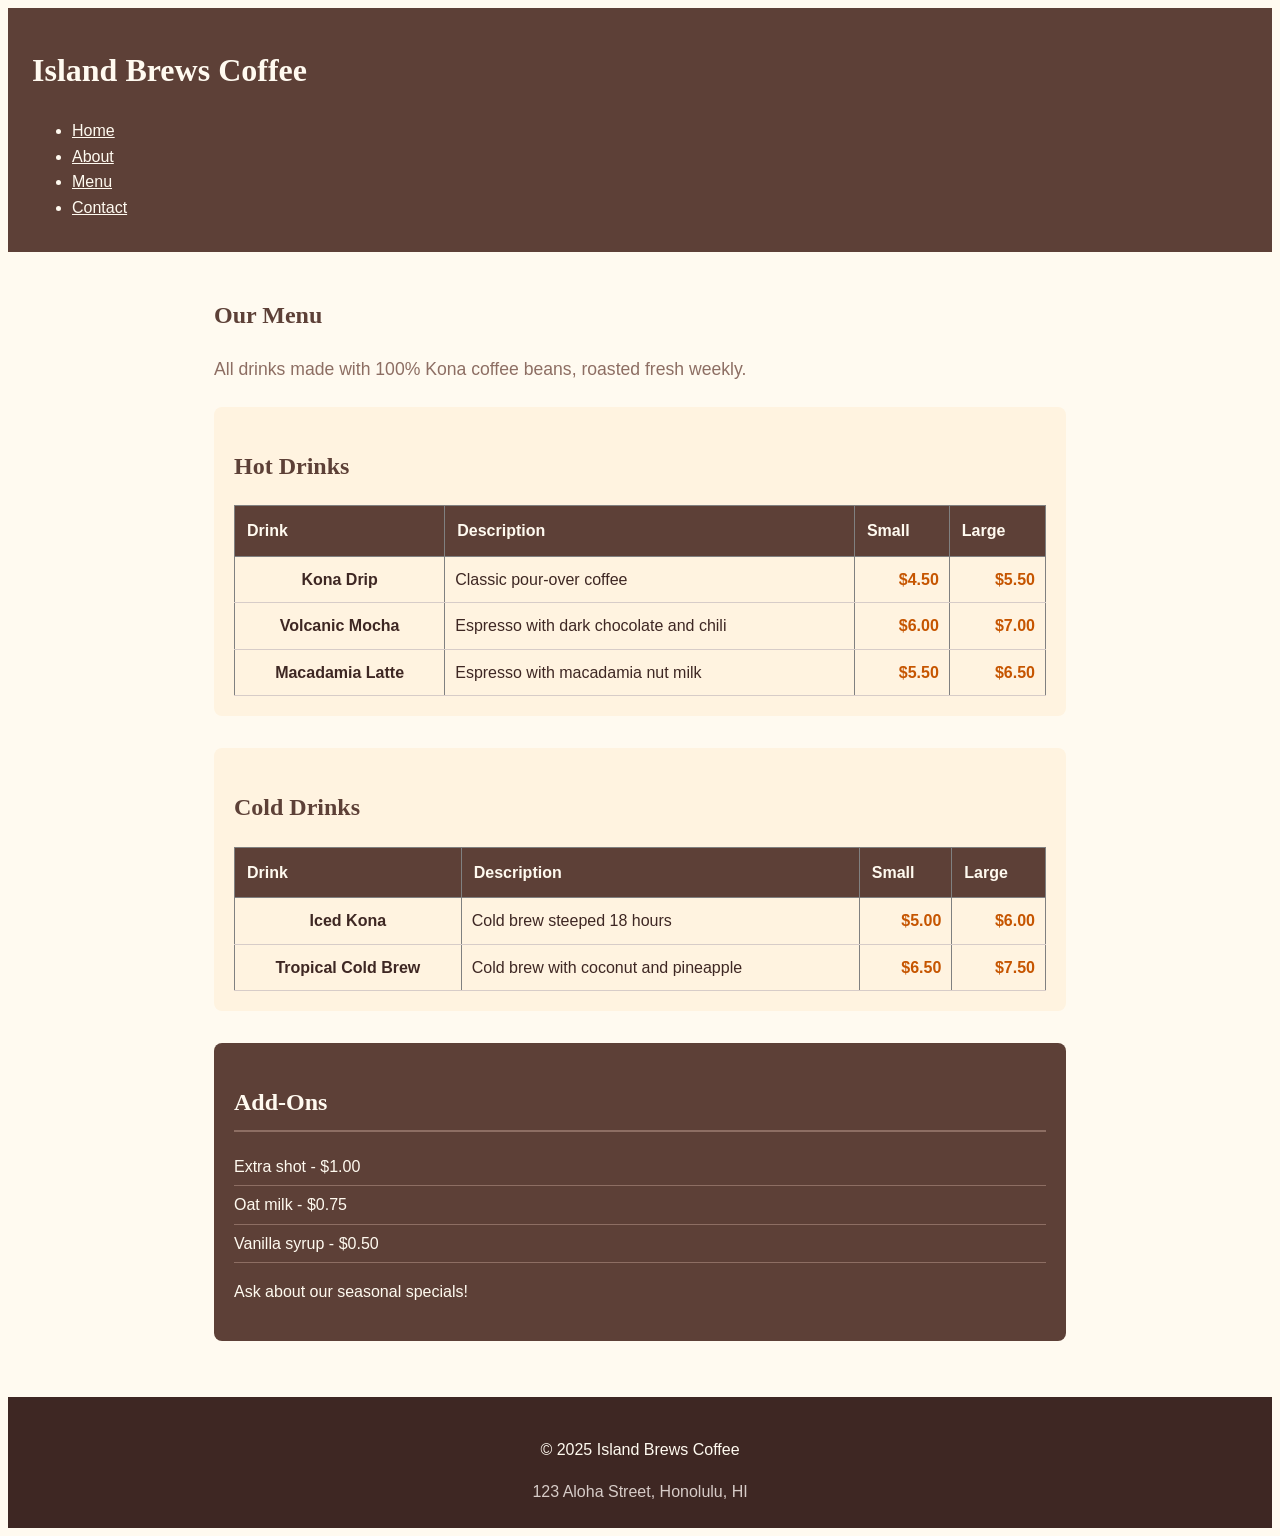
<file: island-brews/menu.html>
<!DOCTYPE html>
<html lang="en">
<head>
    <meta charset="UTF-8">
    <meta name="viewport" content="width=device-width, initial-scale=1.0">
    <link rel="stylesheet" href="styles.css">
    <title>Menu | Island Brews Coffee</title>
</head>

<body>

    <header>
        <h1>Island Brews Coffee</h1>

        <nav>
            <ul>
                <li><a href="index.html">Home</a></li>
                <li><a href="about.html">About</a></li>
                <li><a href="menu.html">Menu</a></li>
                <li><a href="contact.html">Contact</a></li>
            </ul>
        </nav>
    </header>

    <main>

        <h2>Our Menu</h2>
        <p>All drinks made with 100% Kona coffee beans, roasted fresh weekly.</p>

        <!-- HOT DRINKS -->
        <section>
            <h2>Hot Drinks</h2>

            <table border="1">
                <thead>
                    <tr>
                        <th scope="col">Drink</th>
                        <th scope="col">Description</th>
                        <th scope="col">Small</th>
                        <th scope="col">Large</th>
                    </tr>
                </thead>

                <tbody>
                    <tr>
                        <th scope="row">Kona Drip</th>
                        <td>Classic pour-over coffee</td>
                        <td>$4.50</td>
                        <td>$5.50</td>
                    </tr>
                    <tr>
                        <th scope="row">Volcanic Mocha</th>
                        <td>Espresso with dark chocolate and chili</td>
                        <td>$6.00</td>
                        <td>$7.00</td>
                    </tr>
                    <tr>
                        <th scope="row">Macadamia Latte</th>
                        <td>Espresso with macadamia nut milk</td>
                        <td>$5.50</td>
                        <td>$6.50</td>
                    </tr>
                </tbody>
            </table>
        </section>

        <!-- COLD DRINKS -->
        <section>
            <h2>Cold Drinks</h2>

            <table border="1">
                <thead>
                    <tr>
                        <th scope="col">Drink</th>
                        <th scope="col">Description</th>
                        <th scope="col">Small</th>
                        <th scope="col">Large</th>
                    </tr>
                </thead>

                <tbody>
                    <tr>
                        <th scope="row">Iced Kona</th>
                        <td>Cold brew steeped 18 hours</td>
                        <td>$5.00</td>
                        <td>$6.00</td>
                    </tr>
                    <tr>
                        <th scope="row">Tropical Cold Brew</th>
                        <td>Cold brew with coconut and pineapple</td>
                        <td>$6.50</td>
                        <td>$7.50</td>
                    </tr>
                </tbody>
            </table>
        </section>

        <!-- SIDEBAR -->
        <aside>
            <h2>Add-Ons</h2>

            <ul>
                <li>Extra shot - $1.00</li>
                <li>Oat milk - $0.75</li>
                <li>Vanilla syrup - $0.50</li>
            </ul>

            <p>Ask about our seasonal specials!</p>
        </aside>

    </main>

    <footer>
        <p>&copy; 2025 Island Brews Coffee</p>

        <address>
            123 Aloha Street, Honolulu, HI
        </address>
    </footer>

</body>
</html>
</file>
<file: css/styles.css>
/* ===============================
   GLOBAL STYLES
================================= */

body {
  margin: 0;
  font-family: Arial, sans-serif;
  line-height: 1.6;
  background-color: #f4f8fb;
  color: #222;
}

/* ===============================
   HEADER
================================= */

header {
  background-color: #005f73;
  color: white;
  padding: 1.5rem 1rem;
  text-align: center;
}

header h1 {
  margin: 0;
  font-size: 2.2rem;
}

/* ===============================
   NAVIGATION
================================= */

nav ul {
  list-style: none;
  padding: 0;
  margin-top: 1rem;

  display: flex;
  justify-content: center;
  gap: 1rem;

  flex-wrap: wrap;
}

nav a {
  color: white;
  text-decoration: none;
  padding: 0.5rem 0.75rem;
  border-radius: 5px;
  transition: background-color 0.3s ease;
}

/* Hover Effect */

nav a:hover {
  background-color: #0a9396;
}

/* Keyboard Accessibility */

nav a:focus {
  outline: 3px solid #ffdd57;
  outline-offset: 2px;
}

/* ===============================
   MAIN CONTENT
================================= */

main {
  max-width: 1100px;
  margin: auto;
  padding: 2rem 1rem;
}

/* ===============================
   SECTIONS
================================= */

section {
  background-color: white;
  padding: 2rem;
  margin-bottom: 2rem;

  border-radius: 10px;

  box-shadow: 0 2px 6px rgba(0, 0, 0, 0.1);
}

section h2 {
  color: #005f73;
  margin-top: 0;
}

/* ===============================
   HERO SECTION
================================= */

.hero {
  text-align: center;
  background-color: #e0fbfc;
}

/* ===============================
   ACTIVITIES
================================= */

.activities article {
  margin-bottom: 1.5rem;
  padding-bottom: 1rem;
  border-bottom: 1px solid #ccc;
}

.activities article:last-child {
  border-bottom: none;
}

/* ===============================
   LISTS
================================= */

ul {
  padding-left: 1.5rem;
}

/* ===============================
   FOOTER
================================= */

footer {
  background-color: #005f73;
  color: white;
  text-align: center;
  padding: 1rem;
}

/* ===============================
   IMAGES
================================= */

img {
  display: block;
  width: 100%;
  max-width: 750px;   
  height: auto;
  margin: 1.5rem auto;

  border-radius: 12px;

  
  box-shadow: 0 3px 10px rgba(0, 0, 0, 0.15);
}

img:hover {
  transform: scale(1.02);
  transition: transform 0.3s ease;
}

@media (max-width: 768px) {
  img {
    max-width: 100%;  
    border-radius: 10px;
  }
}

/* ===============================
   RESPONSIVE DESIGN
================================= */

@media (max-width: 768px) {

  header h1 {
    font-size: 1.8rem;
  }

  nav ul {
    flex-direction: column;
    align-items: center;
  }

  section {
    padding: 1.5rem;
  }

}
</file>
<file: island-brews/homepage-backup.css>
/* ===================
   Island Brews Homepage Styles
   =================== */

/* ===================
   Reset & Base Styles
   =================== */

* {
  box-sizing: border-box;
  margin: 0;
  padding: 0;
}

body {
  font-family: 'Segoe UI', Tahoma, sans-serif;
  font-size: 16px;
  line-height: 1.6;
  color: #3E2723;
  background-color: #FFFAF0;
}

/* ===================
   PART 1: Header & Navigation
   =================== */

header {
  display: flex;
  justify-content: space-between;
  align-items: center;
  background-color: #5D4037;
  padding: 16px 24px;
}

.logo {
  font-family: Georgia, serif;
  font-size: 1.5rem;
  font-weight: bold;
  color: #FFFAF0;
}

nav ul {
  display: flex;
  gap: 24px;
  list-style: none;
}

nav a {
  color: #FFFAF0;
  text-decoration: none;
  padding: 8px 12px;
}

nav a:hover {
  color: #8D6E63;
  background-color: rgba(255, 255, 255, 0.1);
  border-radius: 4px;
}

/* ===================
   PART 2: Hero Section
   =================== */

.hero {
  display: flex;
  flex-direction: column;
  justify-content: center;   /* vertical */
  align-items: center;       /* horizontal */
  min-height: 60vh;
  background-color: #FFF3E0;
  padding: 40px 20px;
  text-align: center;
}

.hero h1 {
  font-family: Georgia, serif;
  font-size: 3rem;
  color: #5D4037;
  margin-bottom: 16px;
}

.hero p {
  font-size: 1.25rem;
  margin-bottom: 24px;
}

/* ===================
   Button (FIXED)
   =================== */

.button {
  display: inline-block;
  background-color: #C65500;  /* orange */
  color: white;
  padding: 12px 24px;
  text-decoration: none;
  border-radius: 4px;
  font-weight: bold;
}

.button:hover {
  background-color: #A85400;
}

/* ===================
   Featured Section (Week 11)
   =================== */

.featured {
  padding: 40px 20px;
}

.featured h2 {
  font-family: Georgia, serif;
  color: #5D4037;
  text-align: center;
  margin-bottom: 24px;
}

.card-container {

}

.card {
  background-color: #fff;
  border-radius: 8px;
  box-shadow: 0 2px 8px rgba(0, 0, 0, 0.1);
  padding: 16px;
  text-align: center;
}

.card img {
  width: 100%;
  height: 200px;
  object-fit: cover;
  border-radius: 4px;
}

.card h3 {
  font-family: Georgia, serif;
  color: #5D4037;
  margin: 12px 0 8px;
}

.card .price {
  color: #C65500;
  font-weight: bold;
  font-size: 1.25rem;
}

/* ===================
   Footer (Week 11)
   =================== */

footer {
  background-color: #5D4037;
  color: #FFFAF0;
  text-align: center;
  padding: 20px;
}`, `
</file>
<file: island-brews/faq.css>
/* ===================
   Island Brews FAQ Styles
   ===================

   Colors you'll need:
   - Coffee Brown: #5D4037
   - Light Brown: #8D6E63
   - Tropical Orange: #C65500
   - Dark Roast: #3E2723
   - Cream: #FFFAF0
   - Light Peach: #FFF3E0
   - Warm Gray: #D7CCC8
*/

/* ===================
   Reset & Base Styles
   =================== */

* {
  box-sizing: border-box;
  margin: 0;
  padding: 0;
}

body {
  font-family: 'Segoe UI', Tahoma, sans-serif;
  font-size: 16px;
  line-height: 1.6;
  color: #3E2723;
  background-color: #FFFAF0;
}

/* ===================
   Header & Navigation
   (reusing styles from homepage)
   =================== */

header {
  display: flex;
  justify-content: space-between;
  align-items: center;
  background-color: #5D4037;
  padding: 16px 24px;
}

.logo {
  font-family: Georgia, serif;
  font-size: 1.5rem;
  font-weight: bold;
  color: #FFFAF0;
}

nav ul {
  display: flex;
  gap: 24px;
  list-style: none;
}

nav a {
  color: #FFFAF0;
  text-decoration: none;
  padding: 8px 12px;
}

nav a:hover {
  color: #8D6E63;
  background-color: rgba(255, 255, 255, 0.1);
  border-radius: 4px;
}

/* ===================
   Footer
   =================== */

footer {
  background-color: #5D4037;
  color: #FFFAF0;
  text-align: center;
  padding: 20px;
}

/* ===================
   Page Heading
   =================== */

main h1 {
  font-family: Georgia, serif;
  color: #5D4037;
  text-align: center;
  margin: 40px 0 24px;
}

/* ===================
   FAQ Section Layout
   =================== */

.faq-section {
  max-width: 800px;
  margin: 0 auto;
  padding: 0 20px 40px;
}

/* ===================
   PART 2: FAQ Item Styling
   =================== */

/* Step 1: Style each FAQ item wrapper */
.faq-item {
  margin-bottom: 10px;          /* Use 10px for space between items */
  border: 1px solid #D7CCC8;                 /* Use 1px solid #D7CCC8 */
  border-radius: 4px;          /* Use 4px for slightly rounded corners */
}

/* Step 2: Style the FAQ question buttons */
.faq-question {
  width: 100%;                  /* Use 100% to span full width */
  text-align: left;             /* Use "left" so text aligns left */
  padding: 16px;                /* Use 16px */
  font-size: 1.1rem;              /* Use 1.1rem */
  font-weight: bold;            /* Use "bold" */
  color: #3E2723;                  /* Use dark roast: #3E2723 */
  background: #FFF3E0;             /* Use light peach: #FFF3E0 */
  border: none;                 /* Use "none" (the faq-item has the border) */
  cursor: pointer;                 /* Use "pointer" for clickable hand icon */
}

/* Step 3: Add hover effect for questions */
.faq-question:hover {
  background: #D7CCC8;             /* Use warm gray: #D7CCC8 */
}

/* Step 4: Add focus state for keyboard users */
/* This is important for accessibility! When someone uses Tab to
   navigate, they need to see which button is focused. */
.faq-question:focus {
  outline: 2px solid #C65500;                /* Use 2px solid #C65500 (tropical orange outline) */
  outline-offset: 2px;         /* Use 2px (adds space between outline and button) */
}

/* Step 5: Style the FAQ answers */
.faq-answer {
  padding: 16px;                /* Use 16px */
  background:  #FFFAF0;             /* Use cream: #FFFAF0 */
  border-top: #D7CCC8;             /* Use 1px solid #D7CCC8 */
}

/* ===================
   Preparing for JavaScript (Week 15)
   =================== */

/* This rule will be used next week when JavaScript
   adds the "hidden" class to answers.
   For now, all answers are visible! */
.faq-answer.hidden {
  display: none;
}
</file>
<file: island-brews/styles.css>
/* ===================
   Island Brews Menu Styles
   ===================

   Colors you'll need:
   - Coffee Brown: #5D4037
   - Light Brown:  #8D6E63
   - Tropical Orange: #C65500
   - Dark Roast:   #3E2723
   - Cream:        #FFFAF0
   - Light Peach:  #FFF3E0
   - Warm Gray:    #D7CCC8
*/

/* ===================
   PART 1: Reset & Base Styles
   =================== */

/* Step 1: Apply box-sizing globally */
* {
  box-sizing: border-box;
}

/* Step 2: Style the body */
body {
  font-family: 'Segoe UI', Tahoma, sans-serif;
  font-size: 16px;
  line-height: 1.6;
  color: #3E2723;
  background-color: #FFFAF0;
}

/* ===================
   PART 2: Headings
   =================== */

/* Step 1: Set heading font and color */
h1, h2, h3 {
  font-family: Georgia, serif;
  color: #5D4037;
}

/* Step 2: Set heading sizes */
h1 {
  font-size: 2rem;
}

h2 {
  font-size: 1.5rem;
}

/* ===================
   PART 3: Structure Colors
   =================== */

/* Step 1: Style the header background */
header {
  background-color: #5D4037;
  color: #FFFAF0;
}

/* Step 2: Style nav links to match header */
nav a {
  color: #FFFAF0;
}

/* Step 3: Style menu sections */
section {
  background-color: #FFF3E0;
}

/* ===================
   PART 4: Links
   =================== */

/* Step 1: Base link color */
a {
  color:#C65500; }
/* Step 2: Hover state */ a:hover { color: #8D6E63; }

/* Step 3: Focus state (for keyboard users) */ a:focus { outline: 2px solid #C65500; }



/* ===================
   PART 2: Tables & Layout (Assignment 9)
   =================== */

/* Step 1: Make tables full-width and collapse borders */
table {
  width: 100%;                     
  border-collapse: collapse;       
}

/* Step 2: Style table headers */
thead th {
  background-color: #5D4037;      
  color: #FFFAF0;                 
  padding: 12px;                  
  text-align: left;               
}

/* Step 3: Style table body cells */
td, tbody th {
  padding: 10px;                  
  border-bottom: 1px solid #D7CCC8;
}

/* Step 4: Alternating row colors */
tbody tr:nth-child(even) {
  background-color: #FFF3E0;      
}

/* Step 5: Highlight rows on hover */
tbody tr:hover {
  background-color: #D7CCC8;      
}

/* Step 6: Right-align price columns */
td:nth-child(3),
td:nth-child(4) {
  text-align: right;              
  color: #C65500;                 
  font-weight: bold;              
}

/* ===================
   BOX MODEL SPACING
   =================== */

/* Step 7: Add padding inside the header */
header {
  padding: 16px 24px;             
}

/* Step 8: Fix the invisible header heading */
header h1 {
  color: #FFFAF0;                 
}

/* Step 9: Space out the main content */
main {
  padding: 24px;                  
  max-width: 900px;               
  margin: 0 auto;                 
}

/* Step 10: Space between sections */
section {
  margin-bottom: 32px;            
  padding: 20px;                  
  border-radius: 8px;             
}

/* Step 11: Style the page intro */
main > p {
  font-size: 1.1rem;              
  margin-bottom: 24px;            
  color: #8D6E63;                 
}

/* ===================
   SIDEBAR (ASIDE)
   =================== */

/* Step 12: Make the sidebar stand out */
aside {
  background-color: #5D4037;      
  color: #FFFAF0;                 
  padding: 20px;                  
  border-radius: 8px;             
  margin-bottom: 32px;            
}

/* Step 13: Style the sidebar heading */
aside h2 {
  color: #FFFAF0;                 
  border-bottom: 2px solid #8D6E63;
  padding-bottom: 8px;            
  margin-bottom: 16px;            
}

/* Step 14: Style the add-ons list */
aside ul {
  list-style: none;               
  padding: 0;                     
}

aside li {
  padding: 6px 0;                 
  border-bottom: 1px solid #8D6E63;
}

/* ===================
   FOOTER
   =================== */

/* Step 15: Style the footer */
footer {
  background-color: #3E2723;      
  color: #FFFAF0;                 
  text-align: center;             
  padding: 24px;                  
}

/* Step 16: Style the address in the footer */
footer address {
  font-style: normal;             
  margin-top: 8px;                
  color: #D7CCC8;                 
}
</file>
